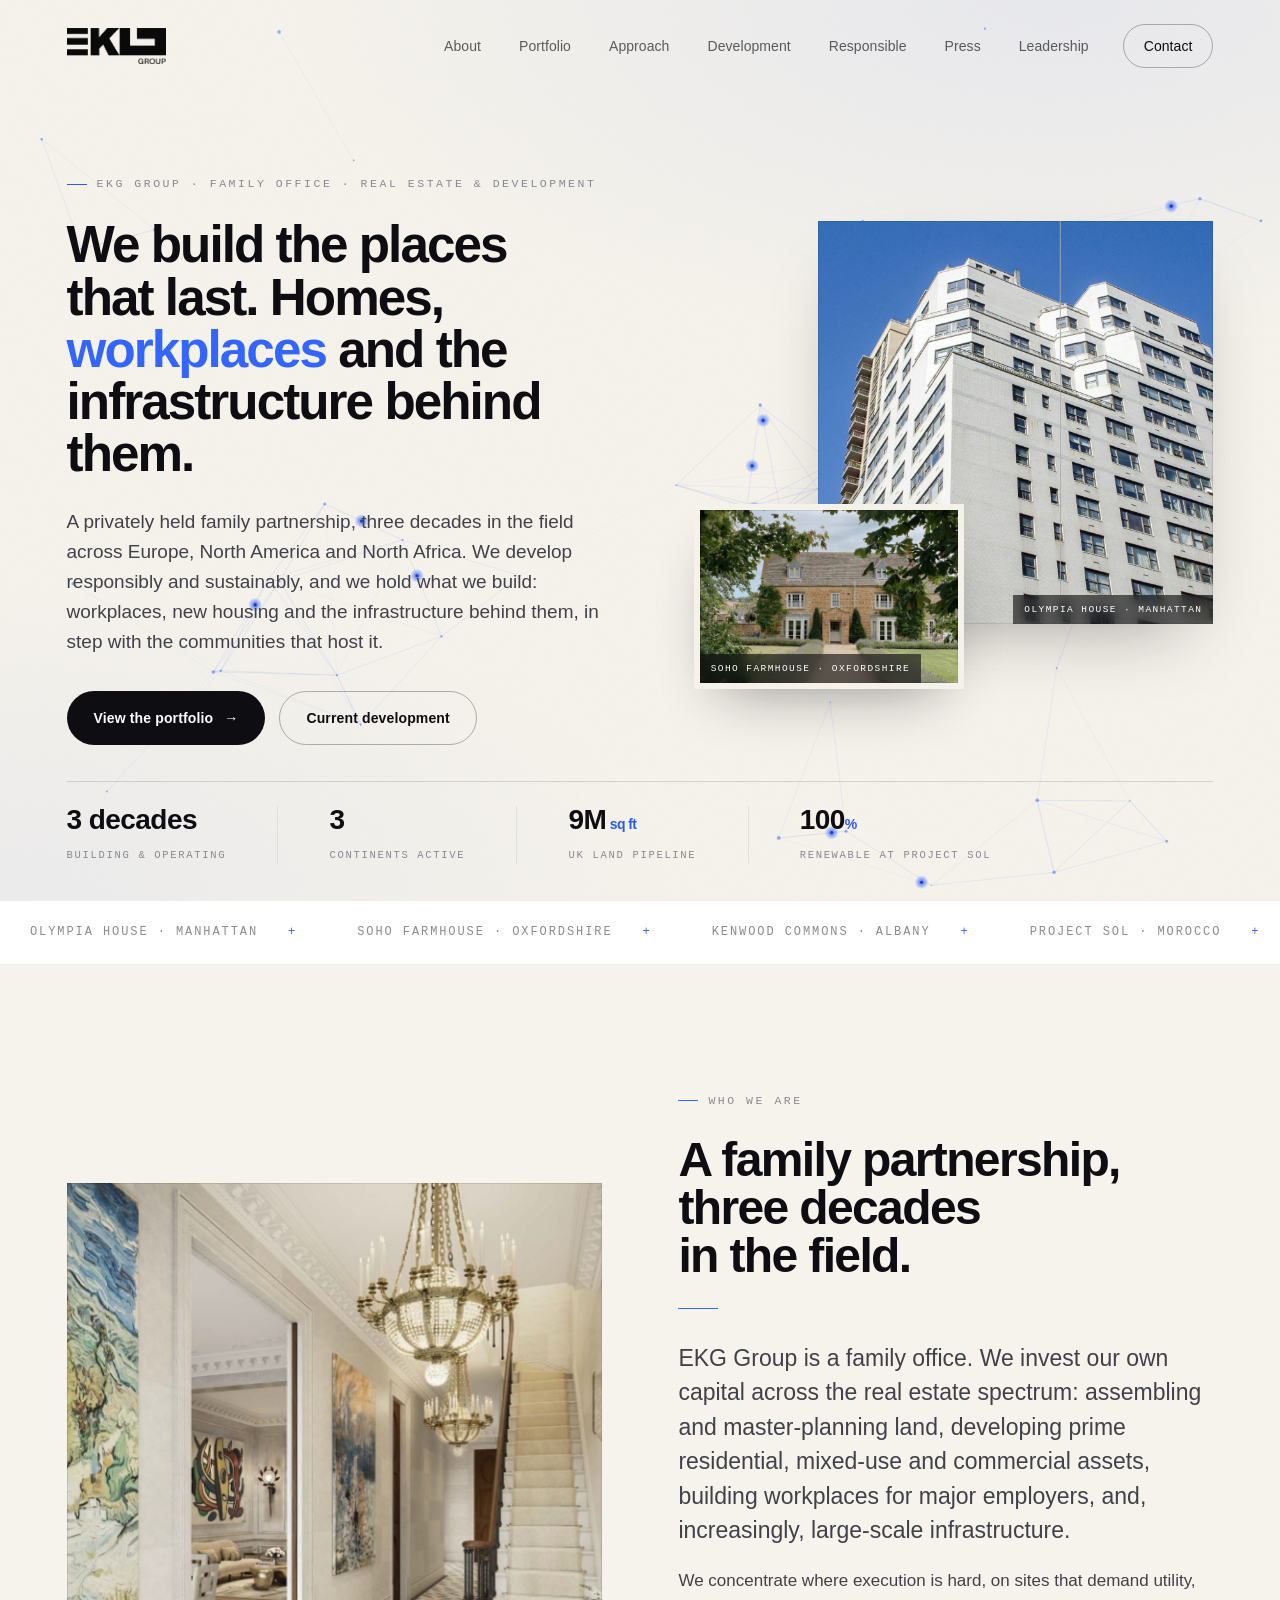
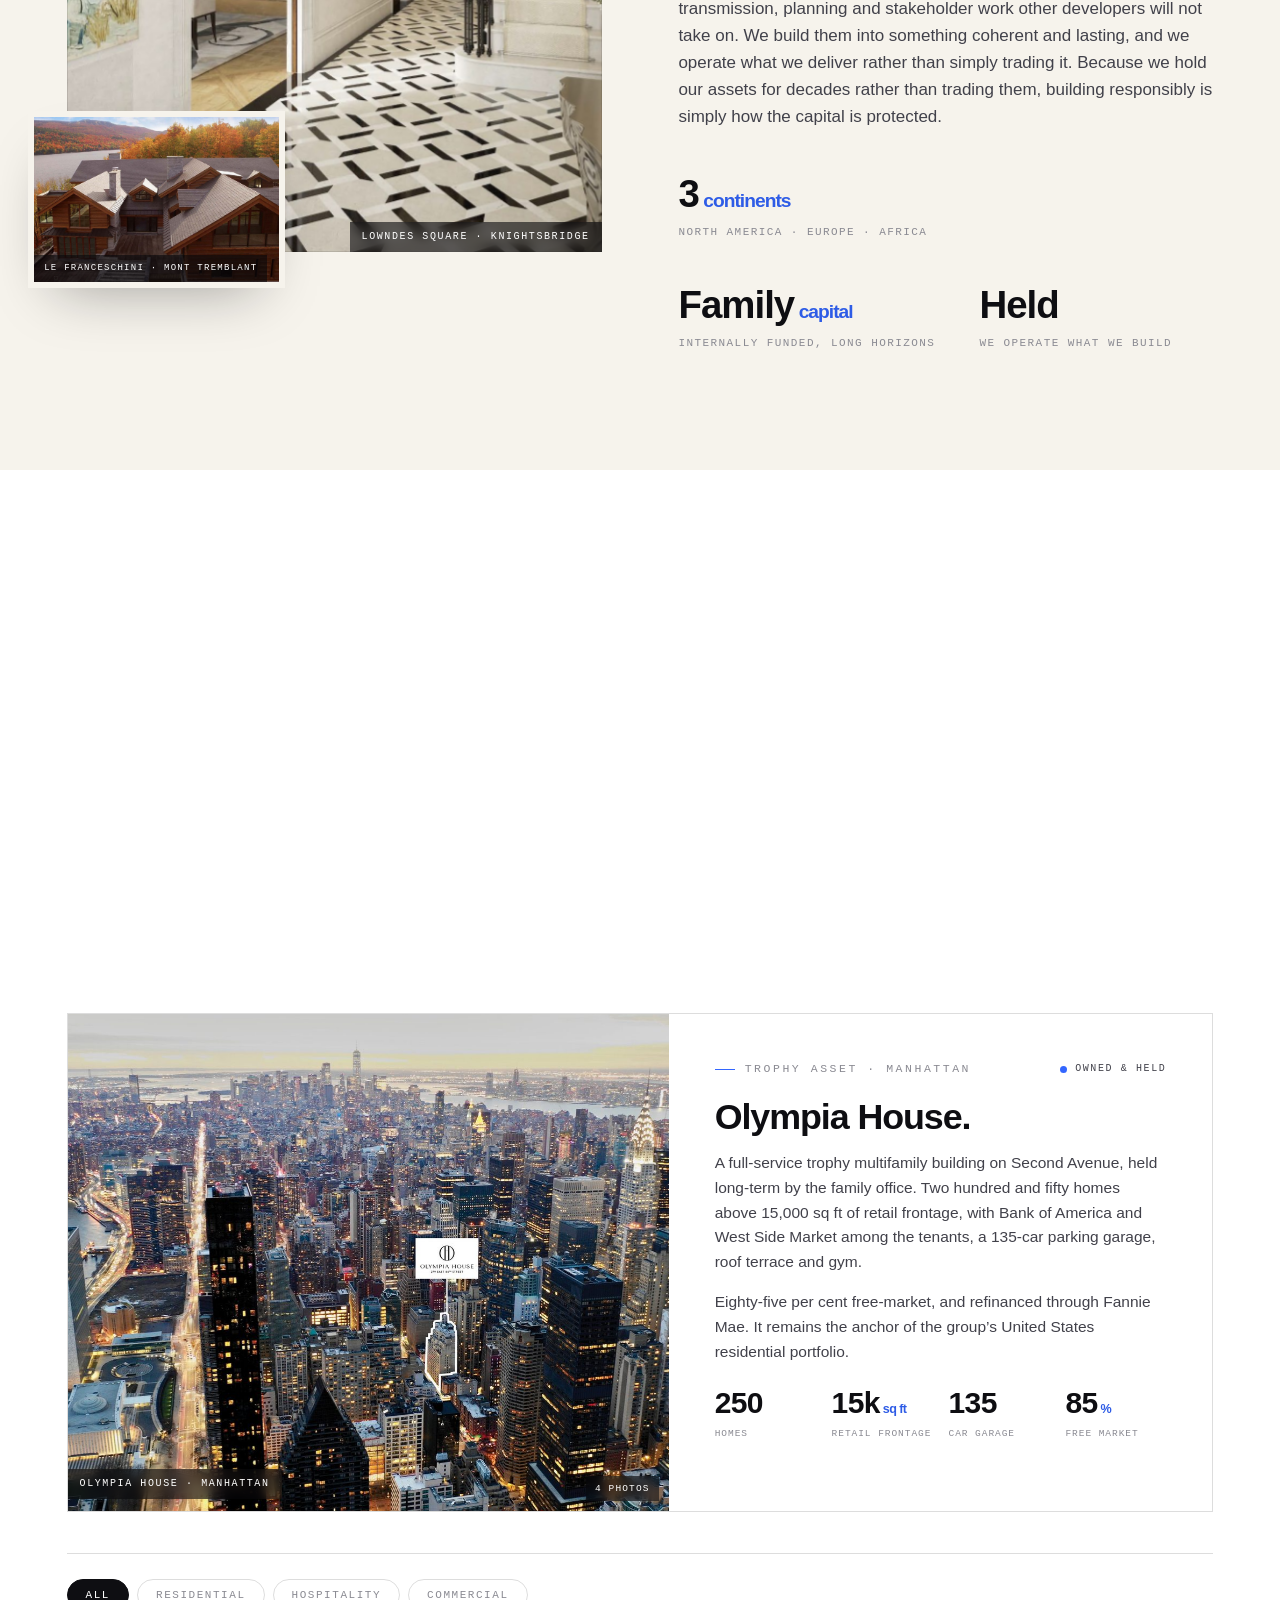
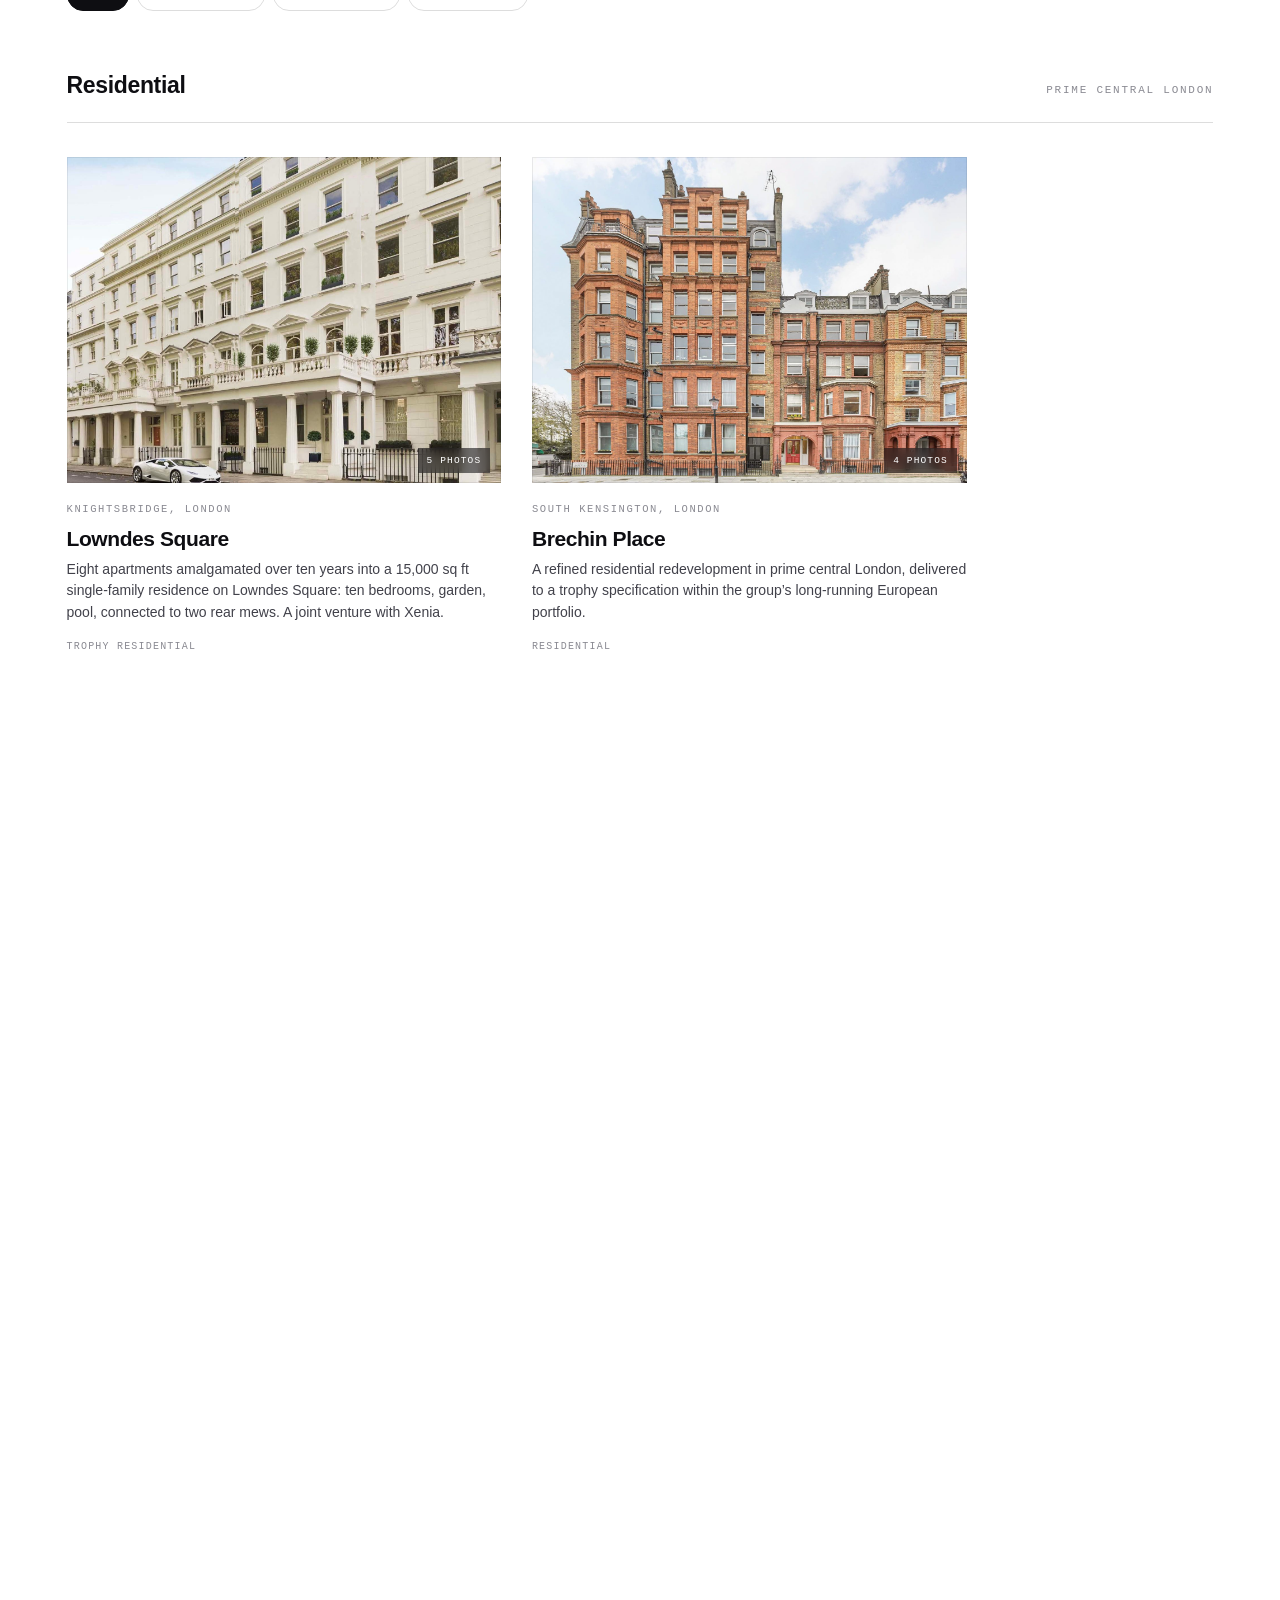
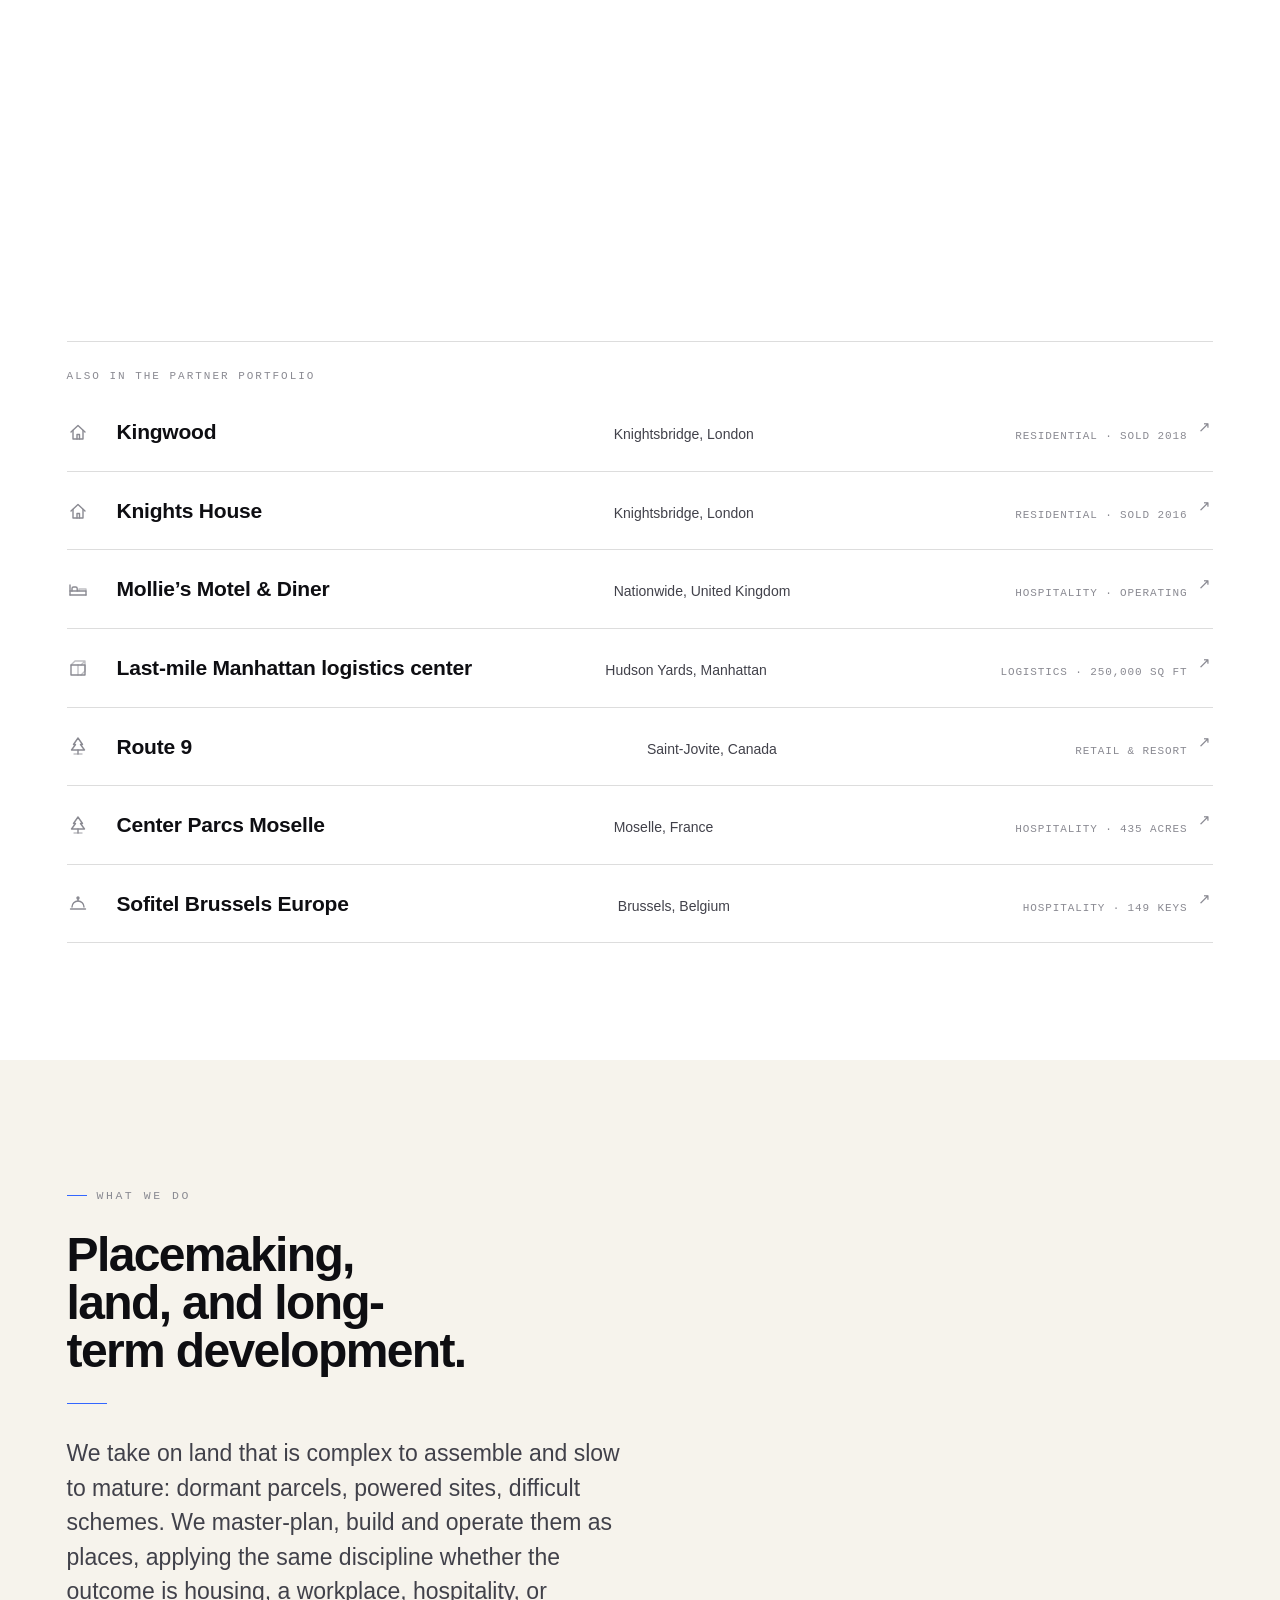
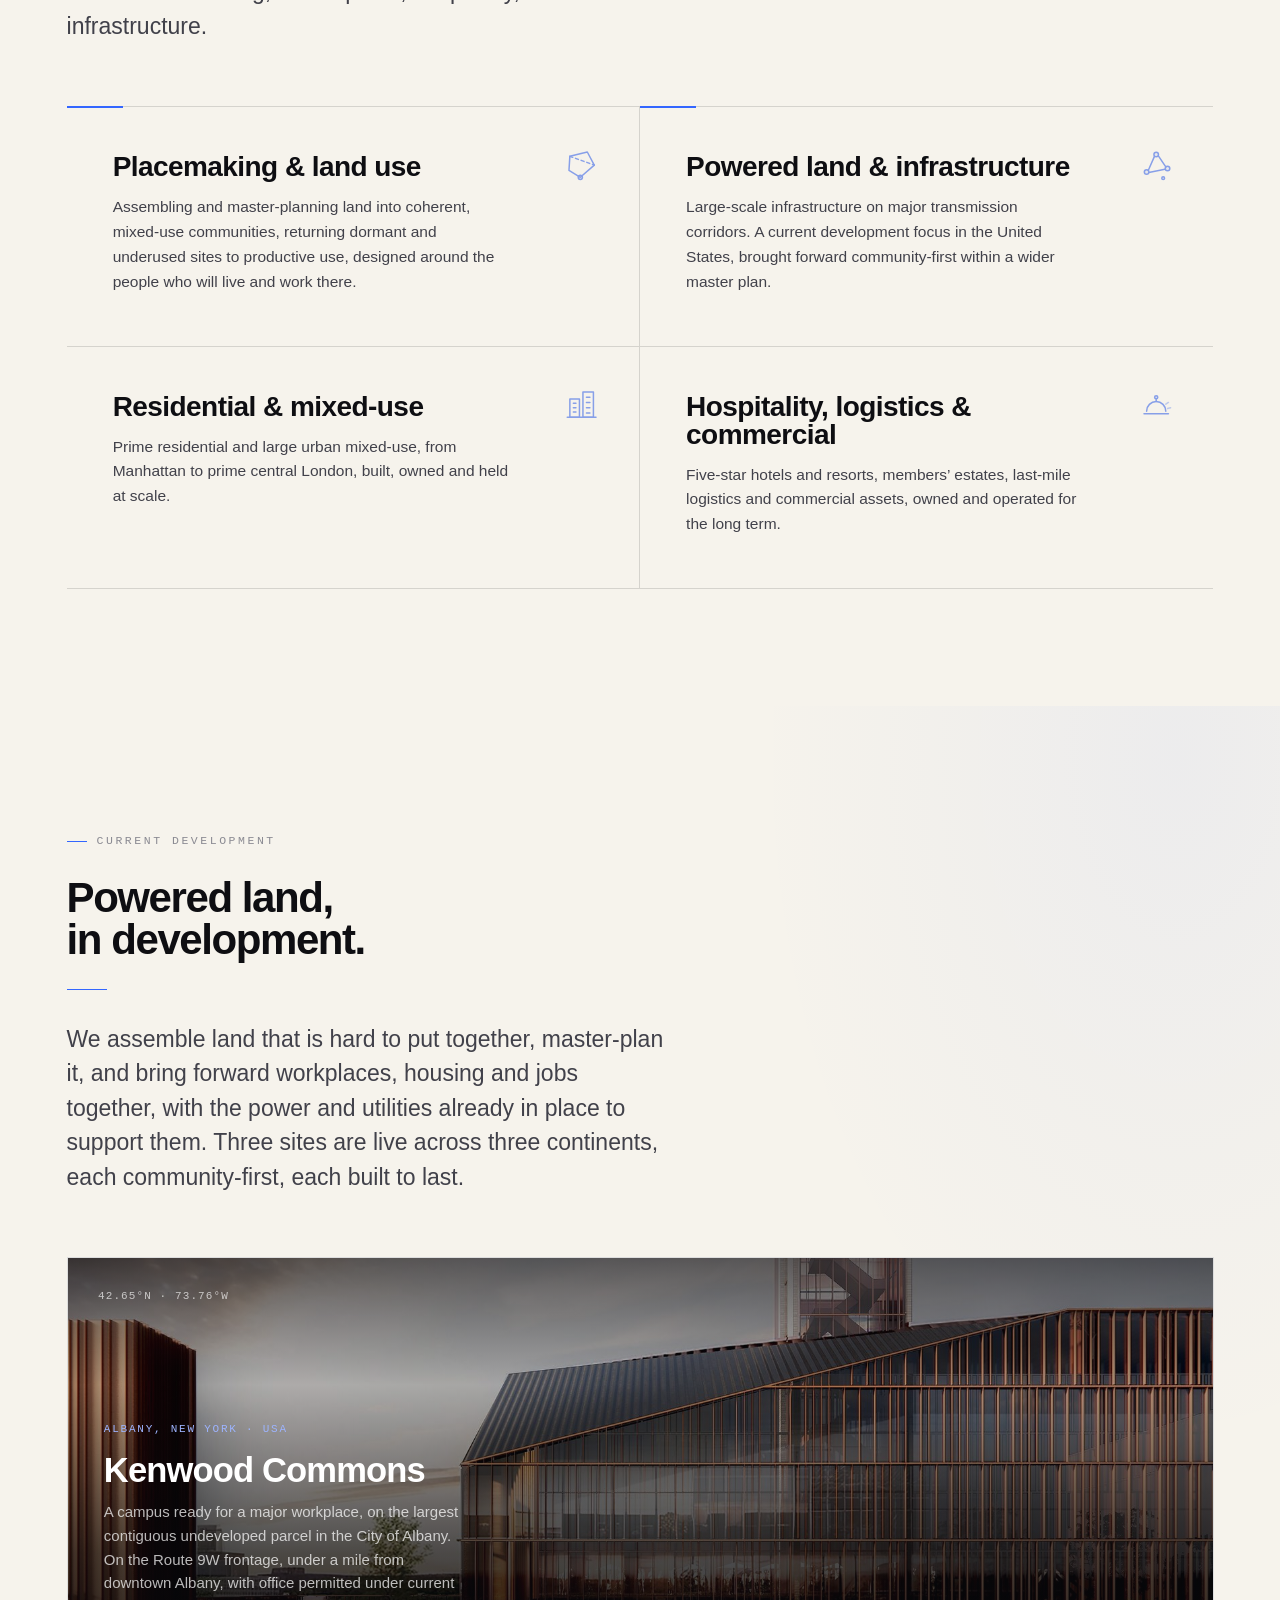
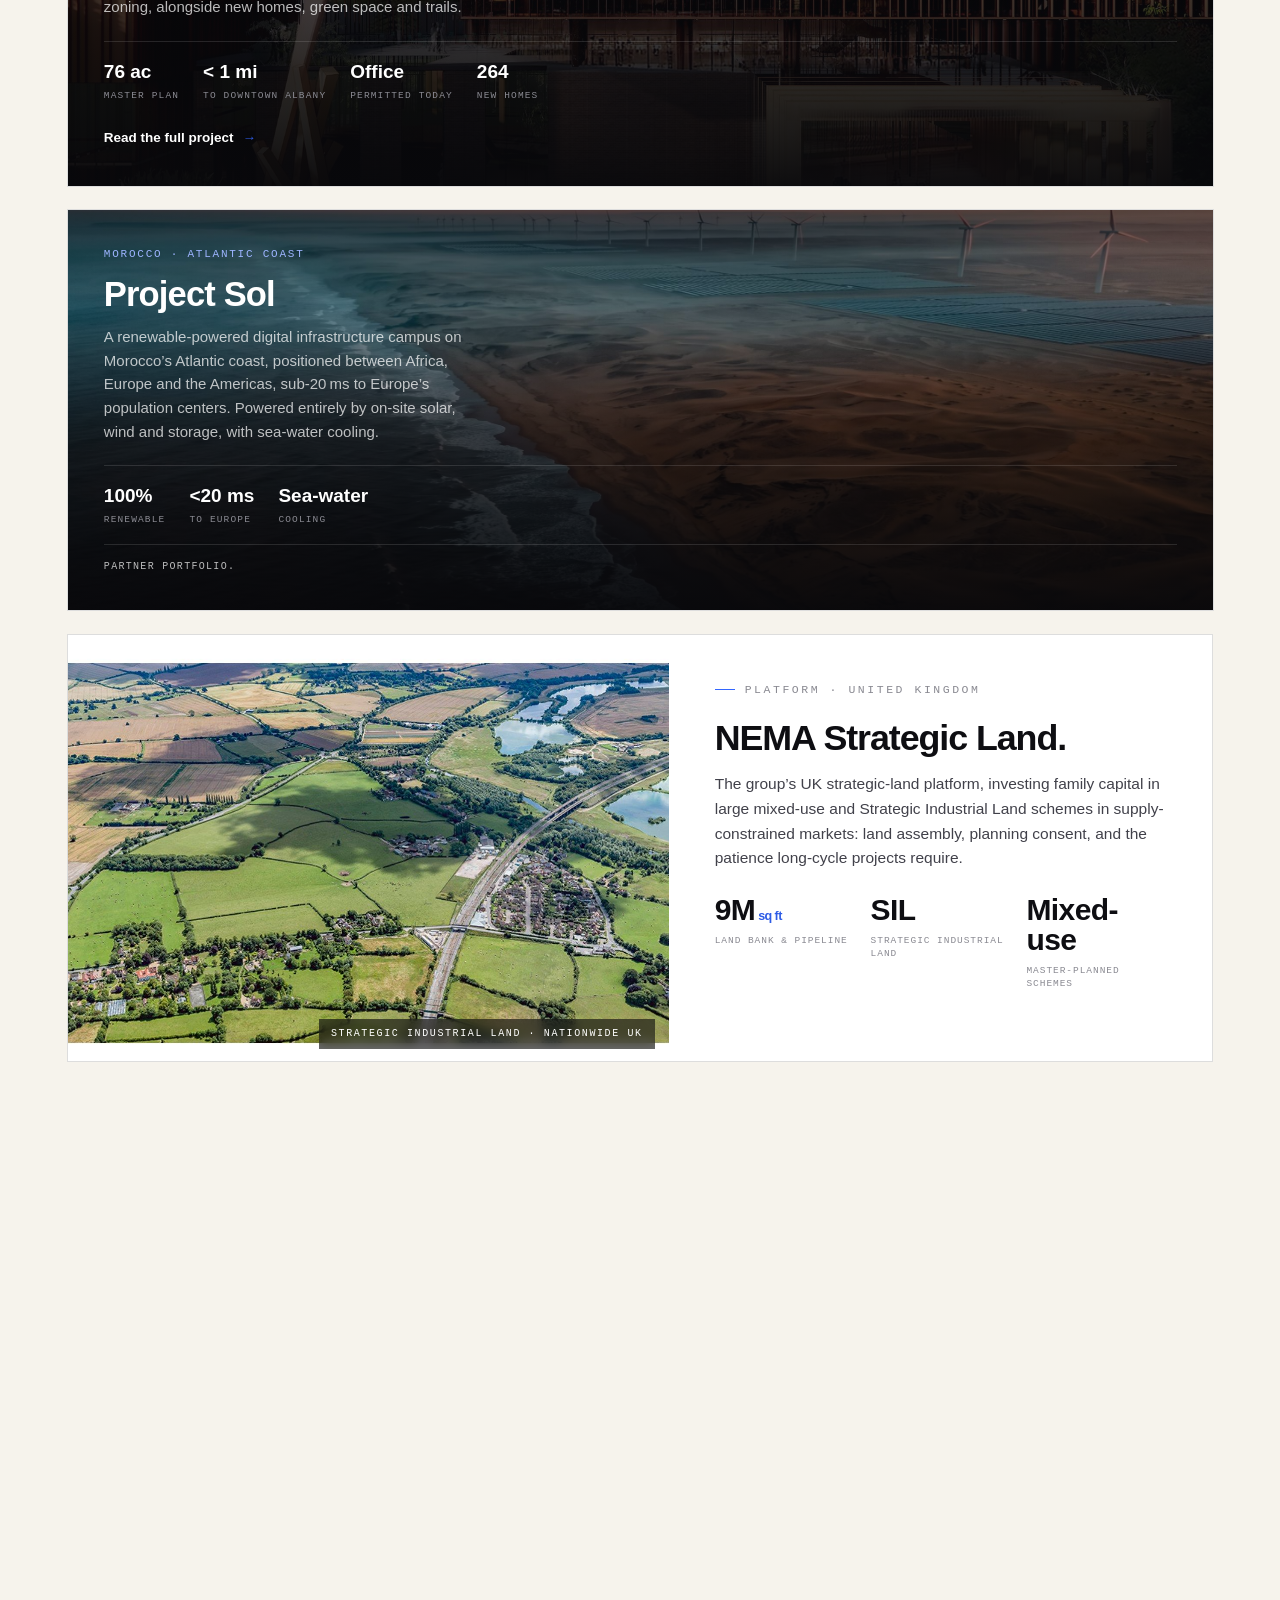
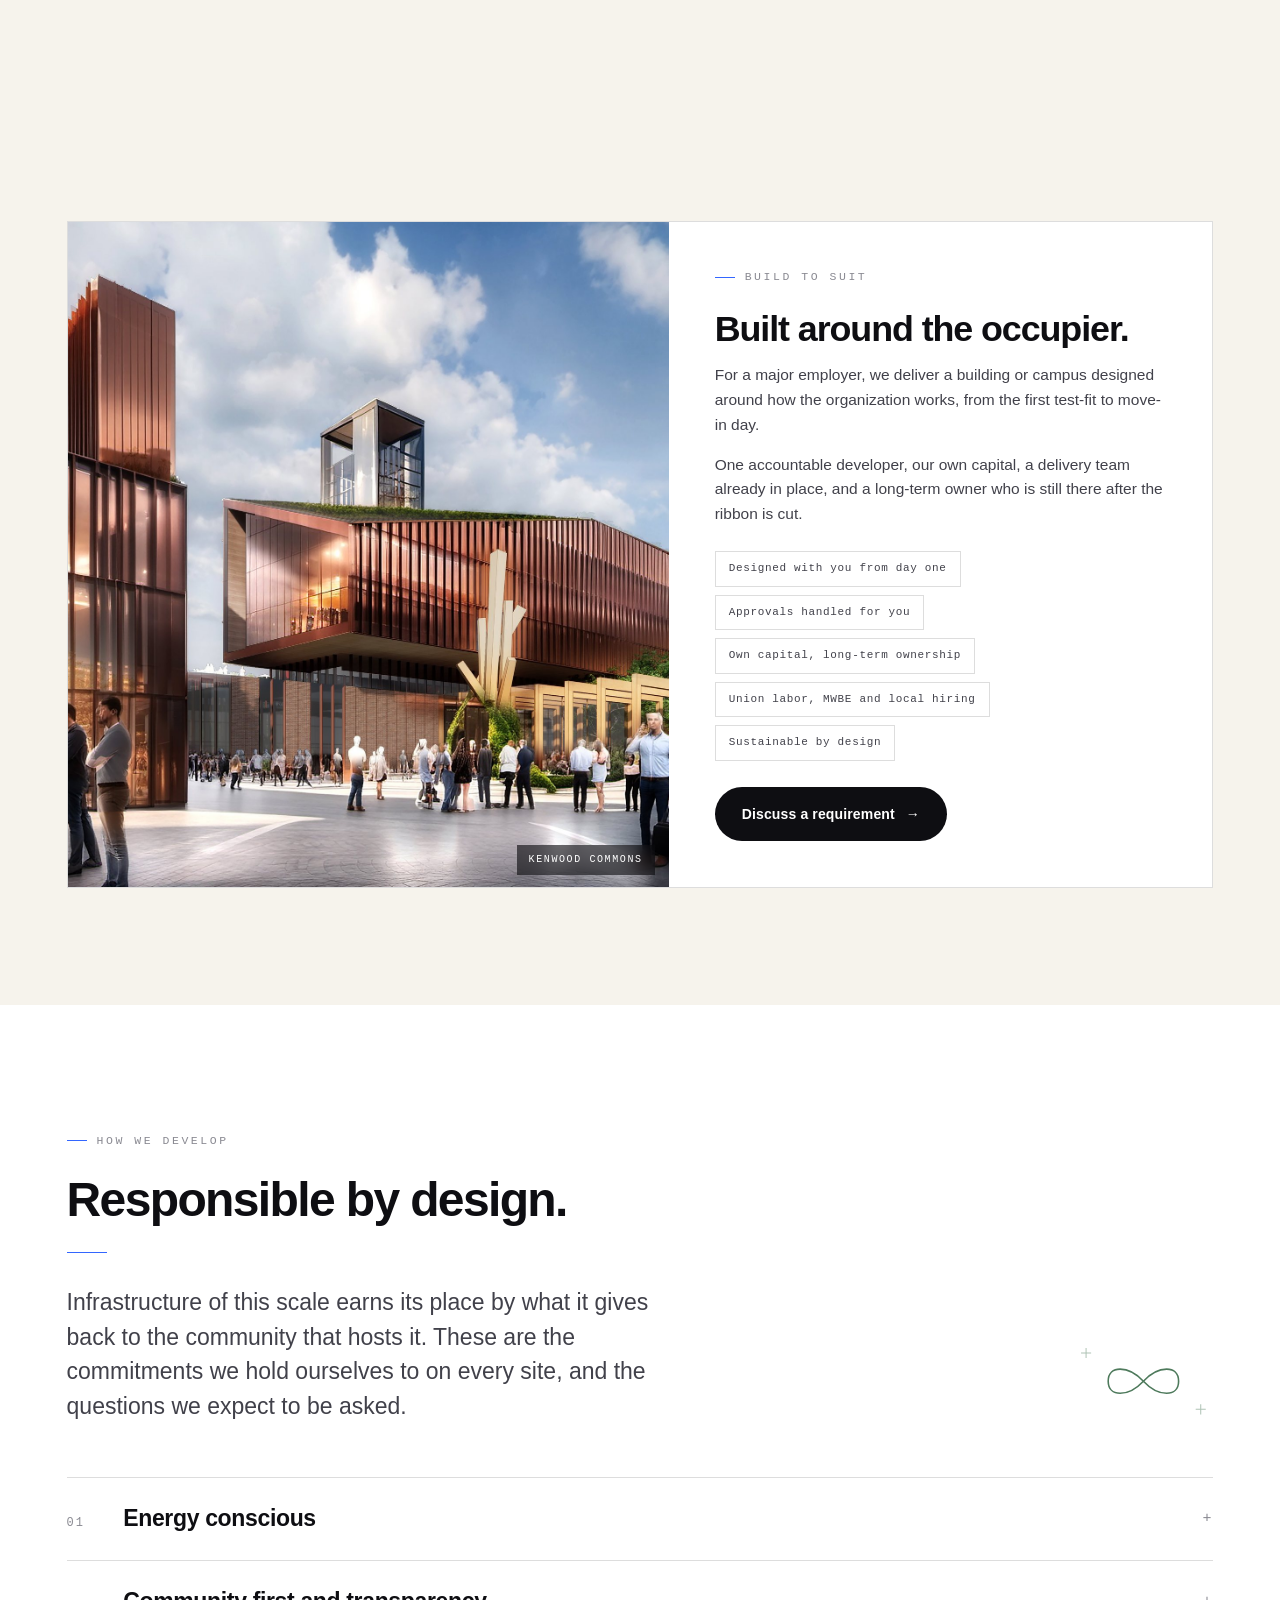
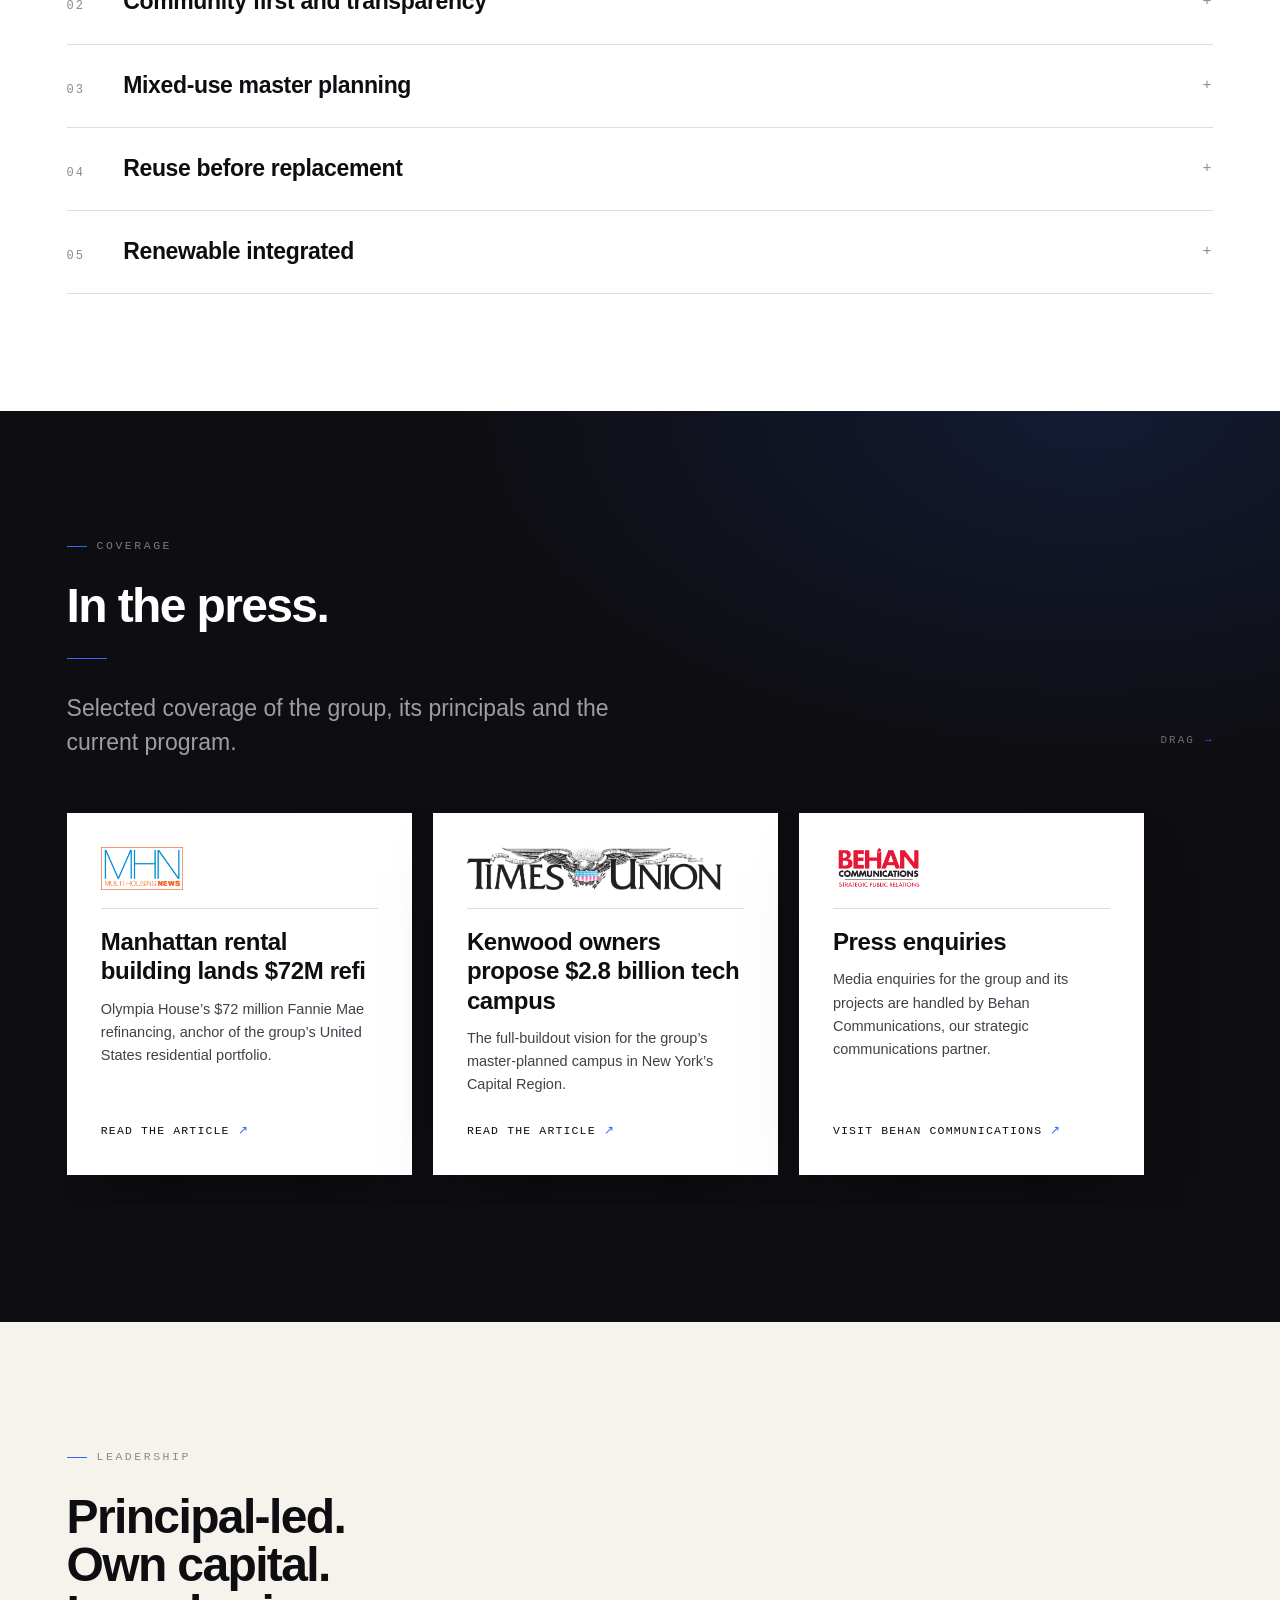
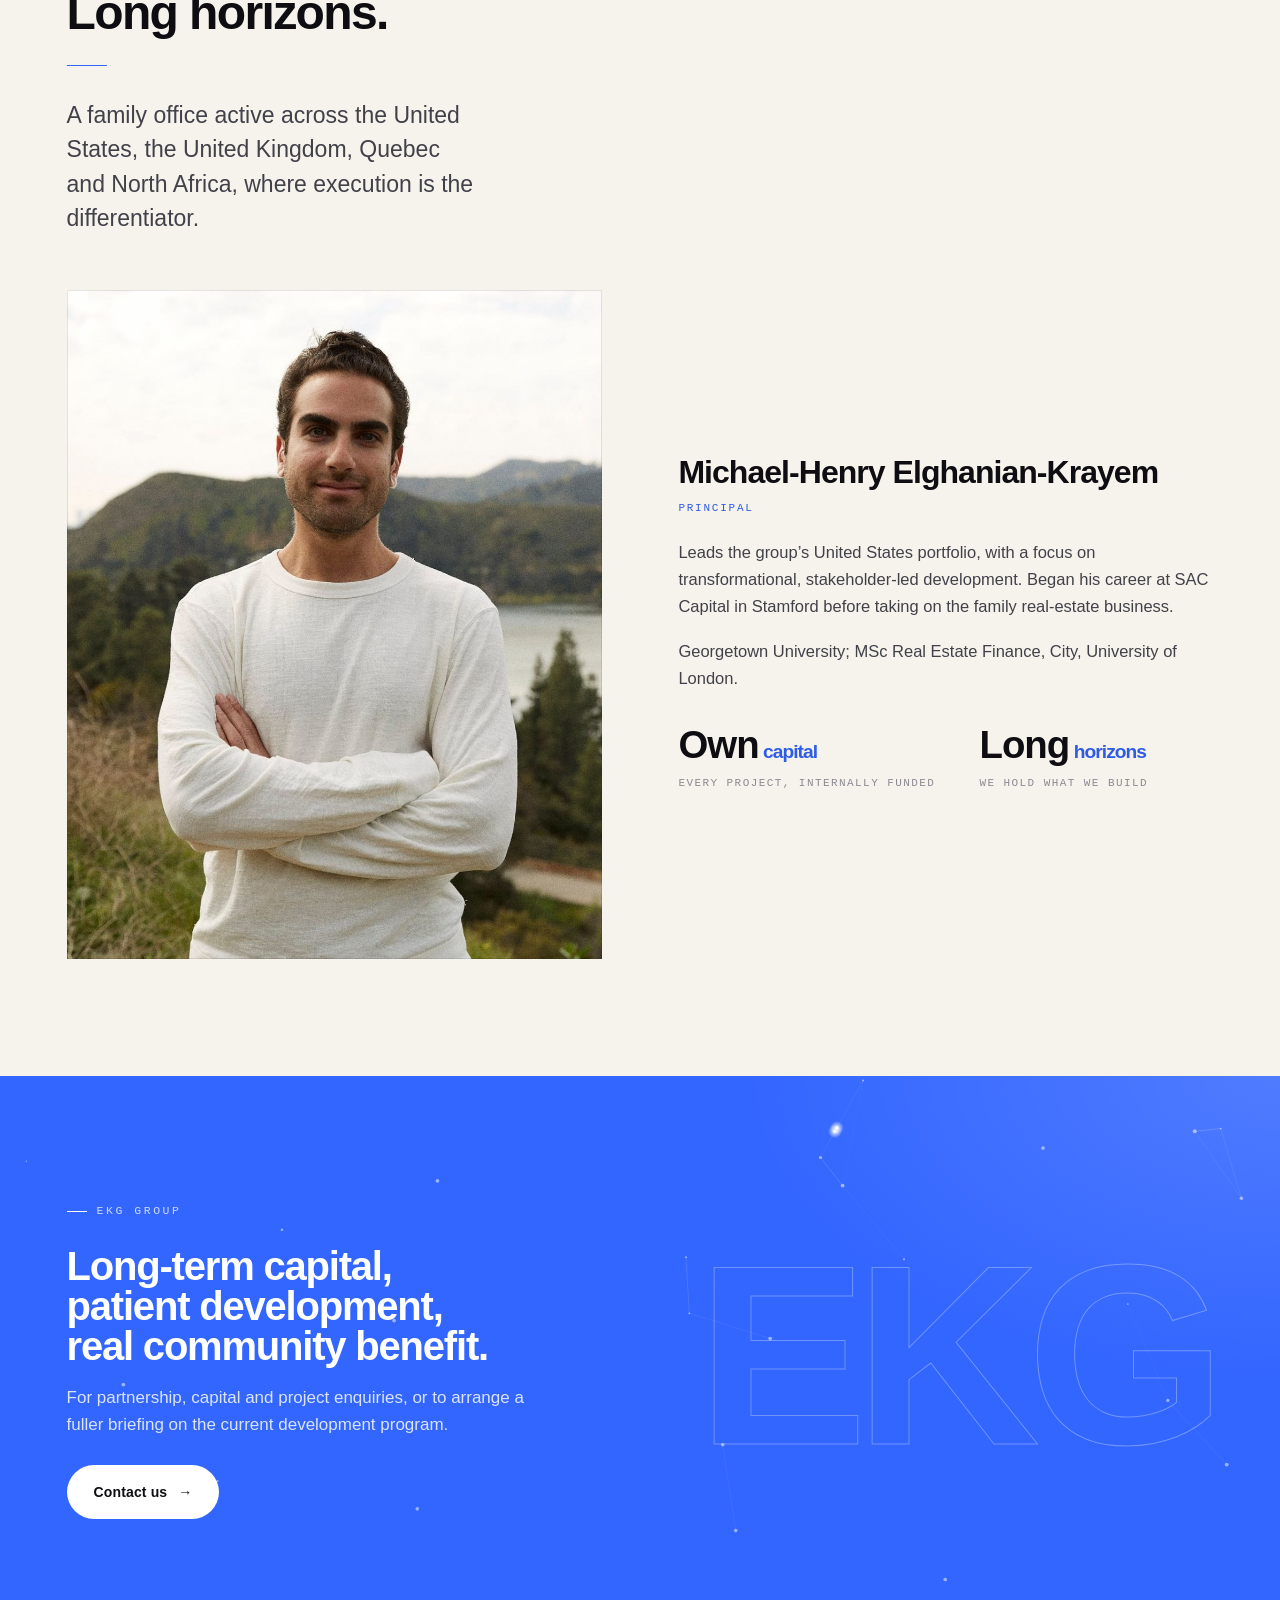
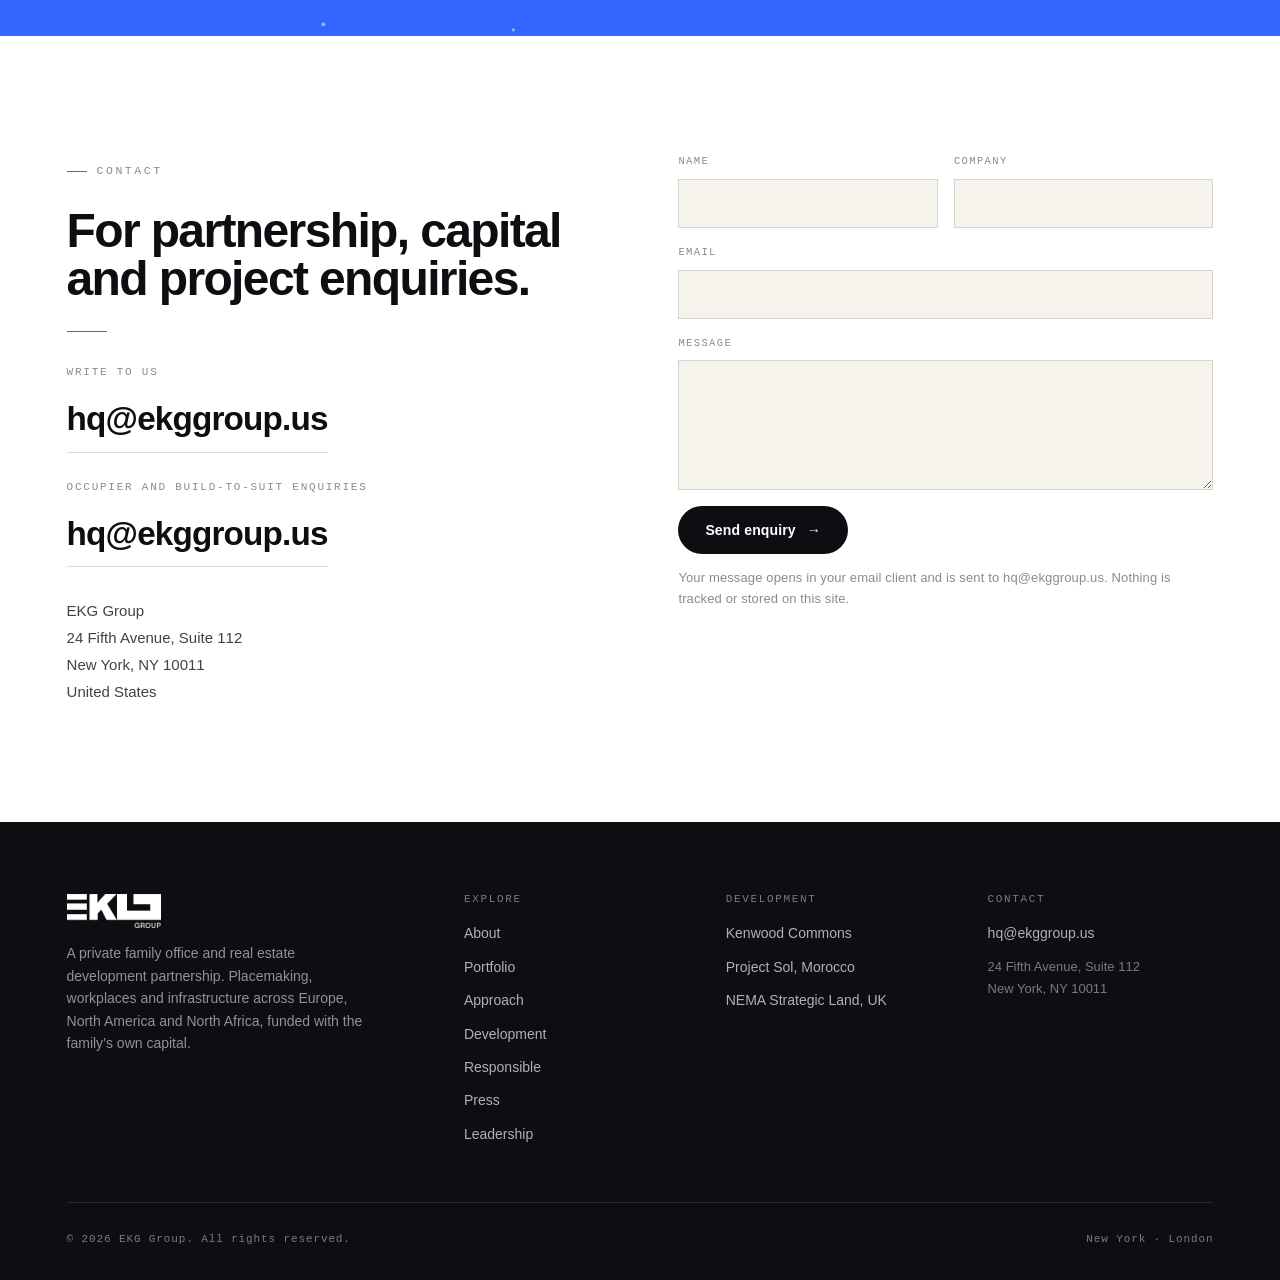
<file: index.html>
<!DOCTYPE html>
<html lang="en-US">
<head>
<meta charset="UTF-8">
<meta name="viewport" content="width=device-width, initial-scale=1.0">
<title>EKG Group — Real estate development, placemaking &amp; infrastructure</title>
<meta name="description" content="EKG Group is a privately held family office and real estate partnership. For three decades we have assembled, master-planned, built and operated landmark assets across Europe, North America and North Africa. We develop responsibly and sustainably: infrastructure on existing transmission, alongside new housing, in step with the communities that host it.">
<meta property="og:title" content="EKG Group — Real estate development &amp; placemaking">
<meta property="og:description" content="A privately held family partnership. Three decades building and holding homes, workplaces and the infrastructure behind them.">
<meta property="og:image" content="assets/renderings/og-image.jpg">
<meta property="og:type" content="website">
<meta name="theme-color" content="#F6F3EC">
<link rel="icon" type="image/png" href="assets/favicon.png">
<link rel="stylesheet" href="styles.css?v=68">
<noscript><style>.reveal{opacity:1!important;transform:none!important}.hero .eyebrow,.hero h1,.hero .sub,.hero .actions,.hero .ticker,.hero .hmedia{opacity:1!important;transform:none!important}</style></noscript>
</head>
<body>
<div class="grain" aria-hidden="true"></div>

<!-- ===================== NAV ===================== -->
<nav class="top" id="nav">
  <a class="brand" href="#top" aria-label="EKG Group home">
    <img class="logo-img" src="assets/brand/EKG_Logo_Black_trim.png" alt="EKG Group">
  </a>
  <button class="menu-btn" id="menuBtn" aria-label="Menu"><span></span><span></span><span></span></button>
  <div class="navlinks" id="navlinks">
    <a href="#about">About</a>
    <a href="#portfolio">Portfolio</a>
    <a href="#approach">Approach</a>
    <a href="#development">Development</a>
    <a href="#responsible">Responsible</a>
    <a href="#press">Press</a>
    <a href="#leadership">Leadership</a>
    <a class="cta" href="#contact">Contact</a>
  </div>
</nav>

<!-- ===================== HERO ===================== -->
<header class="hero" id="top">
  <div class="scrim"></div>
  <canvas id="gridcanvas" aria-hidden="true"></canvas>

  <div class="inner">
    <div class="hgrid">
      <div class="htext">
        <span class="eyebrow">EKG Group &middot; Family office &middot; Real estate &amp; development</span>
        <h1>We build the places that last. Homes, <span class="hl">workplaces</span> and the infrastructure behind them.</h1>
        <p class="sub">A privately held family partnership, three decades in the field across Europe, North America and North Africa. We develop responsibly and sustainably, and we hold what we build: workplaces, new housing and the infrastructure behind them, in step with the communities that host it.</p>
        <div class="actions">
          <a class="btn btn-primary" href="#portfolio">View the portfolio <span class="arr">&rarr;</span></a>
          <a class="btn btn-ghost" href="#development">Current development</a>
        </div>
      </div>
      <div class="hmedia">
        <div class="hm hm-main"><img src="assets/gallery/olympia-tower.jpg" alt="Olympia House, Manhattan" fetchpriority="high" style="object-position:60% 30%"><span class="cap">Olympia House &middot; Manhattan</span></div>
        <div class="hm hm-sub"><img src="assets/gallery/soho-farmhouse.jpg" alt="Soho Farmhouse, Oxfordshire" style="object-position:50% 60%"><span class="cap">Soho Farmhouse &middot; Oxfordshire</span></div>
      </div>
    </div>

    <div class="ticker">
      <div class="ti"><span class="tv">3 decades</span><span class="tl">Building &amp; operating</span></div>
      <div class="ti"><span class="tv">3</span><span class="tl">Continents active</span></div>
      <div class="ti"><span class="tv">9M<span style="font-size:.5em;color:var(--blue-lift);font-weight:600"> sq ft</span></span><span class="tl">UK land pipeline</span></div>
      <div class="ti"><span class="tv">100<span style="font-size:.5em;color:var(--blue-lift);font-weight:600">%</span></span><span class="tl">Renewable at Project Sol</span></div>
    </div>
  </div>
</header>

<!-- ===================== MARQUEE ===================== -->
<div class="marquee" aria-hidden="true">
  <div class="track" id="track">
    <span class="mi">Olympia House &middot; Manhattan</span>
    <span class="mi">Soho Farmhouse &middot; Oxfordshire</span>
    <span class="mi">Kenwood Commons &middot; Albany</span>
    <span class="mi">Project Sol &middot; Morocco</span>
    <span class="mi">Center Parcs &middot; Moselle</span>
    <span class="mi">Sofitel &middot; Brussels</span>
    <span class="mi">Last-mile logistics &middot; Manhattan</span>
    <span class="mi">Lowndes Square &middot; Knightsbridge</span>
    <span class="mi">Mollie&rsquo;s &middot; United Kingdom</span>
  </div>
</div>

<!-- ===================== ABOUT ===================== -->
<section id="about">
  <div class="wrap split text-right">
    <div class="col-text reveal">
      <span class="eyebrow">Who we are</span>
      <h2 class="title">A family partnership, three decades in the field.</h2>
      <hr class="accent">
      <p class="lead">EKG Group is a family office. We invest our own capital across the real estate spectrum: assembling and master-planning land, developing prime residential, mixed-use and commercial assets, building workplaces for major employers, and, increasingly, large-scale infrastructure.</p>
      <p>We concentrate where execution is hard, on sites that demand utility, transmission, planning and stakeholder work other developers will not take on. We build them into something coherent and lasting, and we operate what we deliver rather than simply trading it. Because we hold our assets for decades rather than trading them, building responsibly is simply how the capital is protected.</p>
      <div class="figrow">
        <div class="fig"><div class="fn">3<span class="u"> continents</span></div><div class="fl">North America &middot; Europe &middot; Africa</div></div>
        <div class="fig"><div class="fn">Family<span class="u"> capital</span></div><div class="fl">Internally funded, long horizons</div></div>
        <div class="fig"><div class="fn">Held</div><div class="fl">We operate what we build</div></div>
      </div>
    </div>
    <div class="col-media reveal d1">
      <div class="media arch-tr par" data-par="24">
        <img src="assets/gallery/lowndes-hall.jpg" alt="Lowndes Square, Knightsbridge: the entrance hall">
        <span class="frameline"></span>
        <span class="cap">Lowndes Square &middot; Knightsbridge</span>
      </div>
      <div class="stack2"><img src="assets/gallery/franceschini-house.jpg" alt="Le Franceschini, Mont Tremblant"><span class="cap">Le Franceschini &middot; Mont Tremblant</span></div>
    </div>
  </div>
</section>

<!-- ===================== PORTFOLIO (track record) ===================== -->
<section id="portfolio" class="band-2">
  <div class="wrap">
    <div class="reveal" style="max-width:52ch">
      <span class="eyebrow">Track record</span>
      <h2 class="title">The core portfolio.</h2>
      <hr class="accent">
      <p class="lead">From industrial master planning and large-scale economic development projects to trophy homes in Knightsbridge, multifamily towers in Manhattan and last-mile logistics in Hudson Yards. A portfolio built across cycles, owned and operated for the long term. It is the foundation the current program is built on.</p>
      
    </div>



    <!-- Trophy asset: Olympia House -->
    <div class="deepfeature reveal" id="olympia" style="margin-bottom:clamp(20px,3vh,34px)">
      <div class="df-in">
        <div class="df-media par" data-par="16" data-gallery="assets/portfolio/olympia-house.jpg|assets/gallery/olympia-night.jpg|assets/gallery/olympia-tower.jpg|assets/renderings/hero-tr.jpg" style="cursor:zoom-in">
          <img src="assets/portfolio/olympia-house.jpg" alt="Olympia House on the Manhattan skyline at night">
          <span class="cap">Olympia House &middot; Manhattan</span>
          <span class="glbadge">4 photos</span>
        </div>
        <div class="df-body">
          <div style="display:flex;align-items:center;justify-content:space-between;gap:16px">
            <span class="eyebrow" style="margin-bottom:0;white-space:nowrap">Trophy asset &middot; Manhattan</span>
            <span class="statusdot" style="color:var(--body);white-space:nowrap"><span class="d"></span>Owned &amp; held</span>
          </div>
          <h3 style="margin-top:22px">Olympia House.</h3>
          <p>A full-service trophy multifamily building on Second Avenue, held long-term by the family office. Two hundred and fifty homes above 15,000 sq ft of retail frontage, with Bank of America and West Side Market among the tenants, a 135-car parking garage, roof terrace and gym.</p>
          <p>Eighty-five per cent free-market, and refinanced through Fannie Mae. It remains the anchor of the group&rsquo;s United States residential portfolio.</p>
          <div class="kv-stats">
            <div class="s"><div class="v">250</div><div class="l">Homes</div></div>
            <div class="s"><div class="v">15k<span class="u">sq ft</span></div><div class="l">Retail frontage</div></div>
            <div class="s"><div class="v">135</div><div class="l">Car garage</div></div>
            <div class="s"><div class="v">85<span class="u">%</span></div><div class="l">Free market</div></div>
          </div>
        </div>
      </div>
    </div>


    <div class="pfilter reveal d1" id="pfilter" role="tablist" aria-label="Filter the portfolio by sector">
        <button class="pf on" data-f="all" aria-pressed="true">All</button>
        <button class="pf" data-f="residential" aria-pressed="false">Residential</button>
        <button class="pf" data-f="hospitality" aria-pressed="false">Hospitality</button>
        <button class="pf" data-f="commercial" aria-pressed="false">Commercial</button>
      </div>

    <!-- Residential -->
    <div class="psector reveal" data-sector="residential">
      <div class="shead"><h3>Residential</h3><span class="ct">Prime central London</span></div>
      <div class="pgrid" style="grid-template-columns:repeat(2,1fr);max-width:900px">
                <article class="pcard" data-gallery="assets/portfolio/lowndes-square.jpg|assets/gallery/lowndes-drawing.jpg|assets/gallery/lowndes-dining.jpg|assets/gallery/lowndes-bed.jpg|assets/gallery/lowndes-pool.jpg"><div class="ph"><img src="assets/portfolio/lowndes-square.jpg" alt="Lowndes Square, Knightsbridge"></div><div class="meta"><div class="loc">Knightsbridge, London</div><h3>Lowndes Square</h3><p>Eight apartments amalgamated over ten years into a 15,000 sq ft single-family residence on Lowndes Square: ten bedrooms, garden, pool, connected to two rear mews. A joint venture with Xenia.</p><div class="type">Trophy residential</div></div></article>
        <article class="pcard" data-gallery="assets/gallery/brechin-ext.jpg|assets/portfolio/brechin-studios.jpg|assets/gallery/brechin-living.jpg|assets/gallery/brechin-kitchen.jpg"><div class="ph"><img src="assets/gallery/brechin-ext.jpg" alt="Brechin Place, South Kensington" style="object-position:50% 40%"></div><div class="meta"><div class="loc">South Kensington, London</div><h3>Brechin Place</h3><p>A refined residential redevelopment in prime central London, delivered to a trophy specification within the group&rsquo;s long-running European portfolio.</p><div class="type">Residential</div></div></article>
      </div>
    </div>

    <!-- Hospitality -->
    <div class="psector reveal" data-sector="hospitality">
      <div class="shead"><h3>Hospitality</h3><span class="ct">Owned &amp; operated</span></div>
      <div class="pgrid">
        <article class="pcard" data-gallery="assets/renderings/hero-tall.jpg|assets/gallery/soho-farmhouse.jpg|assets/gallery/soho-cabin.jpg"><div class="ph"><img src="assets/renderings/hero-tall.jpg" alt="Soho Farmhouse"></div><div class="meta"><div class="loc">Oxfordshire, United Kingdom</div><h3>Soho Farmhouse</h3><p>A 100-acre members&rsquo; estate developed ground-up for Soho House Group in 2015, then expanded in 2018 and 2021. 90-plus cabins, 96%+ occupancy. Wholly owned; landlord to Soho House Group.</p><div class="type">Hospitality &middot; landlord</div></div></article>
        <article class="pcard" data-gallery="assets/portfolio/villa-franceschini.jpg|assets/gallery/franceschini-lake.jpg|assets/gallery/franceschini-living.jpg|assets/gallery/franceschini-lounge.jpg|assets/gallery/franceschini-winter.jpg"><div class="ph"><img src="assets/portfolio/villa-franceschini.jpg" alt="Le Franceschini Private Resort, Mont Tremblant"></div><div class="meta"><div class="loc">Mont Tremblant, Canada</div><h3>Le Franceschini Private Resort</h3><p>A villa and boutique hotel on the banks of Lac Tremblant, developed ground-up and completed in 2020. Fifteen lakefront rooms in Quebec&rsquo;s most prestigious summer and ski resort; European design, North American ethos.</p><div class="type">Hospitality &middot; 15 keys</div></div></article>
        <article class="pcard" data-gallery="assets/portfolio/poconos.jpeg|assets/gallery/reserve-living.jpg|assets/gallery/reserve-dining.jpg|assets/gallery/reserve-bed.jpg|assets/gallery/reserve-kitchen.jpg"><div class="ph"><img src="assets/portfolio/poconos.jpeg" alt="Reserve Stays, Poconos"></div><div class="meta"><div class="loc">Poconos, Pennsylvania</div><h3>Reserve Stays</h3><p>A collection of design-led hospitality properties in the Pocono Mountains, owned and operated by the group.</p><div class="type">Hospitality</div></div></article>
      </div>
    </div>

    <!-- Logistics & commercial -->
    <div class="psector reveal" data-sector="commercial">
      <div class="shead"><h3>Commercial</h3><span class="ct">London</span></div>
      <div class="pgrid" style="grid-template-columns:1fr;max-width:434px">
                <article class="pcard" data-gallery="assets/gallery/parkstreet-ext.jpg|assets/gallery/parkstreet-hall.jpg|assets/gallery/parkstreet-library.jpg|assets/gallery/parkstreet-terrace.jpg"><div class="ph"><img src="assets/portfolio/park-street.jpeg" alt="Park Street"></div><div class="meta"><div class="loc">London, United Kingdom</div><h3>Park Street</h3><p>A prime central London asset within the group&rsquo;s long-running European real-estate portfolio, held for the long term.</p><div class="type">Commercial</div></div></article>
        
      </div>
    </div>

    <!-- ledger -->
    <div class="ledger reveal">
      <div class="lhead">Also in the partner portfolio</div>
            <div class="lrow"><span class="lic" aria-hidden="true"><svg viewBox="0 0 22 22" fill="none"><path d="M4 11 L11 4.5 L18 11"/><path d="M6 9.5 V18 H16 V9.5"/><path d="M10 18 v-4.5 h2.5 V18"/></svg></span><div class="nm">Kingwood</div><div class="lc">Knightsbridge, London</div><div class="ty">Residential &middot; sold 2018</div></div>
      <div class="lrow"><span class="lic" aria-hidden="true"><svg viewBox="0 0 22 22" fill="none"><path d="M4 11 L11 4.5 L18 11"/><path d="M6 9.5 V18 H16 V9.5"/><path d="M10 18 v-4.5 h2.5 V18"/></svg></span><div class="nm">Knights House</div><div class="lc">Knightsbridge, London</div><div class="ty">Residential &middot; sold 2016</div></div>
      <div class="lrow"><span class="lic" aria-hidden="true"><svg viewBox="0 0 22 22" fill="none"><path d="M3 17 V7"/><path d="M3 13 H19 V17"/><path d="M3 17 h16"/><path d="M5 13 v-2.4 a1.6 1.6 0 0 1 1.6 -1.6 h2 a1.6 1.6 0 0 1 1.6 1.6 V13"/><path d="M12 13 V11 h7 v2" stroke-opacity=".55"/></svg></span><div class="nm">Mollie&rsquo;s Motel &amp; Diner</div><div class="lc">Nationwide, United Kingdom</div><div class="ty">Hospitality &middot; operating</div></div>
      <div class="lrow"><span class="lic" aria-hidden="true"><svg viewBox="0 0 22 22" fill="none"><rect x="4" y="8" width="14" height="10"/><path d="M4 8 L8 4 H18 L14 8 M18 4 V14 L14 18 M11 8 v10" stroke-opacity=".55"/></svg></span><div class="nm">Last-mile Manhattan logistics center</div><div class="lc">Hudson Yards, Manhattan</div><div class="ty">Logistics &middot; 250,000 sq ft</div></div>
      <div class="lrow"><span class="lic" aria-hidden="true"><svg viewBox="0 0 22 22" fill="none"><path d="M11 3 L15.5 9.5 H13.5 L17.5 15 H4.5 L8.5 9.5 H6.5 Z"/><path d="M11 15 v4"/><path d="M7 19 h8" stroke-opacity=".55"/></svg></span><div class="nm">Route 9</div><div class="lc">Saint-Jovite, Canada</div><div class="ty">Retail &amp; resort</div></div>
      <div class="lrow"><span class="lic" aria-hidden="true"><svg viewBox="0 0 22 22" fill="none"><path d="M11 3 L15.5 9.5 H13.5 L17.5 15 H4.5 L8.5 9.5 H6.5 Z"/><path d="M11 15 v4"/><path d="M7 19 h8" stroke-opacity=".55"/></svg></span><div class="nm">Center Parcs Moselle</div><div class="lc">Moselle, France</div><div class="ty">Hospitality &middot; 435 acres</div></div>
      <div class="lrow"><span class="lic" aria-hidden="true"><svg viewBox="0 0 22 22" fill="none"><path d="M5 14 a6 6 0 0 1 12 0"/><path d="M3.5 16 h15"/><path d="M11 8 v-1.6"/><circle cx="11" cy="5" r="1"/></svg></span><div class="nm">Sofitel Brussels Europe</div><div class="lc">Brussels, Belgium</div><div class="ty">Hospitality &middot; 149 keys</div></div>
    </div>
  </div>
</section>

<!-- ===================== APPROACH ===================== -->
<section id="approach">
  <div class="wrap">
    <div class="approach-head reveal">
      <span class="eyebrow">What we do</span>
      <h2 class="title">Placemaking, land, and long-term development.</h2>
      <hr class="accent">
      <p class="lead">We take on land that is complex to assemble and slow to mature: dormant parcels, powered sites, difficult schemes. We master-plan, build and operate them as places, applying the same discipline whether the outcome is housing, a workplace, hospitality, or infrastructure.</p>
    </div>
    <div class="approach-grid reveal d1">
      <div class="acell lead-cell"><span class="amark" aria-hidden="true"><svg viewBox="0 0 44 44" fill="none"><path d="M9 13 L29 8 L37 23 L21 37 L8 29 Z"/><path d="M9 13 L37 23" stroke-dasharray="3 3"/><circle cx="21" cy="37" r="2.4"/></svg></span><h3>Placemaking &amp; land use</h3><p>Assembling and master-planning land into coherent, mixed-use communities, returning dormant and underused sites to productive use, designed around the people who will live and work there.</p></div>
      <div class="acell lead-cell"><span class="amark" aria-hidden="true"><svg viewBox="0 0 44 44" fill="none"><circle cx="11" cy="31" r="2.6"/><circle cx="22" cy="11" r="2.6"/><circle cx="35" cy="27" r="2.6"/><path d="M13 29 L20 13 M24.5 12.5 L33 25 M13.5 31.5 L32 27.8"/><circle cx="30" cy="38" r="1.6"/></svg></span><h3>Powered land &amp; infrastructure</h3><p>Large-scale infrastructure on major transmission corridors. A current development focus in the United States, brought forward community-first within a wider master plan.</p></div>
      <div class="acell"><span class="amark" aria-hidden="true"><svg viewBox="0 0 44 44" fill="none"><rect x="9" y="16" width="11" height="21"/><rect x="24" y="8" width="12" height="29"/><path d="M13 21 h3 M13 26 h3 M13 31 h3 M28 14 h4 M28 20 h4 M28 26 h4 M28 32 h4"/><path d="M6 37 h33"/></svg></span><h3>Residential &amp; mixed-use</h3><p>Prime residential and large urban mixed-use, from Manhattan to prime central London, built, owned and held at scale.</p></div>
      <div class="acell"><span class="amark" aria-hidden="true"><svg viewBox="0 0 44 44" fill="none"><path d="M11 30 a11 11 0 0 1 22 0"/><path d="M8 33 h28"/><path d="M22 19 v-3"/><circle cx="22" cy="14" r="1.8"/><path d="M33 22 l3 -2 M35 27 l3.5 -1" stroke-opacity=".5"/></svg></span><h3>Hospitality, logistics &amp; commercial</h3><p>Five-star hotels and resorts, members&rsquo; estates, last-mile logistics and commercial assets, owned and operated for the long term.</p></div>
    </div>
  </div>
</section>

<!-- ===================== CURRENT DEVELOPMENT (powered land) ===================== -->
<section id="development" class="powered">
  <div class="wrap">
    <div class="phead reveal">
      <span class="eyebrow">Current development</span>
      <h2 class="title" style="font-size:clamp(26px,3.4vw,42px)">Powered land, in development.</h2>
      <hr class="accent">
      <p class="lead">We assemble land that is hard to put together, master-plan it, and bring forward workplaces, housing and jobs together, with the power and utilities already in place to support them. Three sites are live across three continents, each community-first, each built to last.</p>
    </div>

    <div class="devgrid">

      <!-- Kenwood -->
      <article class="devcard photo reveal" id="kenwood" style="grid-column:1/-1;min-height:530px">
        <div class="imgwrap"><img src="assets/renderings/kenwood-portal.jpg" alt="Kenwood Commons portal"></div>
        <div class="toprow">
          <span class="coord">42.65&deg;N &middot; 73.76&deg;W</span>
        </div>
        <div class="cardinner">
          <div class="loc">Albany, New York &middot; USA</div>
          <h3>Kenwood Commons</h3>
          <p>A campus ready for a major workplace, on the largest contiguous undeveloped parcel in the City of Albany. On the Route 9W frontage, under a mile from downtown Albany, with office permitted under current zoning, alongside new homes, green space and trails.</p>
          <div class="metaline">
            <div class="m"><div class="mv">76 ac</div><div class="ml">Master plan</div></div>
            <div class="m"><div class="mv">&lt; 1 mi</div><div class="ml">To downtown Albany</div></div>
            <div class="m"><div class="mv">Office</div><div class="ml">Permitted today</div></div>
            <div class="m"><div class="mv">264</div><div class="ml">New homes</div></div>
          </div>
          <a class="more" href="projects/kenwood-commons.html">Read the full project <span class="arr">&rarr;</span></a>
        </div>
      </article>

      <!-- Project Sol (Morocco) -->
      <article class="devcard photo reveal" id="sababa" style="grid-column:1/-1;min-height:400px">
        <div class="imgwrap"><img src="assets/renderings/sababa-coast.jpg" alt="The Atlantic coast of Morocco with wind turbines at dusk" loading="lazy"></div>
        <div class="cardinner">
          <div class="loc">Morocco &middot; Atlantic coast</div>
          <h3>Project Sol</h3>
          <p>A renewable-powered digital infrastructure campus on Morocco&rsquo;s Atlantic coast, positioned between Africa, Europe and the Americas, sub-20&thinsp;ms to Europe&rsquo;s population centers. Powered entirely by on-site solar, wind and storage, with sea-water cooling.</p>
          <div class="metaline">
            <div class="m"><div class="mv">100%</div><div class="ml">Renewable</div></div>
            <div class="m"><div class="mv">&lt;20 ms</div><div class="ml">To Europe</div></div>
            <div class="m"><div class="mv">Sea-water</div><div class="ml">Cooling</div></div>
          </div>
          <p class="advisory">Partner portfolio.</p>
        </div>
      </article>

    </div>

    <!-- NEMA Strategic Land — its own platform block -->
    <div class="deepfeature reveal" id="nsl" style="position:relative">
      <div class="df-in">
        <div class="df-media" style="position:relative;min-height:320px">
          <img src="assets/renderings/nema-land.jpg" alt="English countryside and motorway infrastructure, aerial view" loading="lazy">
          <span class="cap" style="left:auto;right:14px">Strategic industrial land &middot; nationwide UK</span>
        </div>
        <div class="df-body">
          <div style="display:flex;align-items:center;justify-content:space-between;gap:16px">
            <span class="eyebrow" style="margin-bottom:0">Platform &middot; United Kingdom</span>
          </div>
          <h3 style="margin-top:22px">NEMA Strategic Land.</h3>
          <p>The group&rsquo;s UK strategic-land platform, investing family capital in large mixed-use and Strategic Industrial Land schemes in supply-constrained markets: land assembly, planning consent, and the patience long-cycle projects require.</p>
          <div class="kv-stats" style="grid-template-columns:repeat(3,1fr)">
            <div class="s"><div class="v">9M<span class="u">sq ft</span></div><div class="l">Land bank &amp; pipeline</div></div>
            <div class="s"><div class="v">SIL</div><div class="l">Strategic industrial land</div></div>
            <div class="s"><div class="v">Mixed-use</div><div class="l">Master-planned schemes</div></div>
          </div>
        </div>
      </div>
    </div>

    <!-- Thesis band -->
    <div class="deepfeature reveal">
      <div class="df-in">
        <div class="df-media par" data-par="18">
          <img src="assets/renderings/transmission.jpg" alt="High-voltage transmission over open land, aerial">
          <span class="cap" style="left:auto;right:14px">High-voltage transmission corridor</span>
        </div>
        <div class="df-body">
          <span class="eyebrow">The signature</span>
          <h3>Power first.</h3>
          <p>The scarcest input in modern development is not land or capital. It is deliverable power. We assemble sites that already sit on high-voltage transmission, then master-plan around it, so workplaces, housing and jobs can be brought forward together without straining the surrounding grid.</p>
          <p>It is patient, difficult work: utility, planning and community, in the open, over years. It is exactly the work we have built the group to do.</p>
          <a class="btn btn-primary" href="#contact" style="margin-top:24px;align-self:flex-start">Discuss a project <span class="arr">&rarr;</span></a>
        </div>
      </div>
    </div>
  </div>
</section>

<!-- ===================== BUILT AROUND THE OCCUPIER ===================== -->
<section id="occupier">
  <div class="wrap">
    <div class="deepfeature reveal">
      <div class="df-in">
        <div class="df-media par" data-par="16">
          <img src="assets/renderings/kenwood-plaza.jpg" alt="Workplace campus plaza at Kenwood Commons">
          <span class="cap" style="left:auto;right:14px">Kenwood Commons</span>
        </div>
        <div class="df-body">
          <span class="eyebrow">Build to suit</span>
          <h3>Built around the occupier.</h3>
          <p>For a major employer, we deliver a building or campus designed around how the organization works, from the first test-fit to move-in day.</p>
          <p>One accountable developer, our own capital, a delivery team already in place, and a long-term owner who is still there after the ribbon is cut.</p>
          <div class="tagrow" style="margin-top:24px">
            <span class="tag">Designed with you from day one</span>
            <span class="tag">Approvals handled for you</span>
            <span class="tag">Own capital, long-term ownership</span>
            <span class="tag">Union labor, MWBE and local hiring</span>
            <span class="tag">Sustainable by design</span>
          </div>
          <a class="btn btn-primary" href="#contact" style="margin-top:26px;align-self:flex-start">Discuss a requirement <span class="arr">&rarr;</span></a>
        </div>
      </div>
    </div>
  </div>
</section>

<!-- ===================== RESPONSIBLE DEVELOPMENT ===================== -->
<section id="responsible" class="band-2">
  <div class="wrap">
    <div class="rhead reveal">
      <div style="max-width:62ch">
        <span class="eyebrow">How we develop</span>
        <h2 class="title">Responsible by design.</h2>
        <hr class="accent">
        <p class="lead">Infrastructure of this scale earns its place by what it gives back to the community that hosts it. These are the commitments we hold ourselves to on every site, and the questions we expect to be asked.</p>
      </div>
      <div class="rinf" aria-hidden="true">
        <svg viewBox="0 0 140 72" fill="none">
          <path class="loop" d="M35,36 C35,20 55,20 70,36 C85,52 105,52 105,36 C105,20 85,20 70,36 C55,52 35,52 35,36 Z"/>
          <path class="tick" d="M8 8 h10 M13 3 v10"/>
          <path class="tick" d="M122 64 h10 M127 59 v10"/>
        </svg>
      </div>
    </div>


    <div class="rlist" id="rlist">
      <div class="rrow reveal"><span class="rn">01</span><h3>Energy conscious</h3></div>
      <div class="rrow reveal d1"><span class="rn">02</span><h3>Community first and transparency</h3></div>
      <div class="rrow reveal d2"><span class="rn">03</span><h3>Mixed-use master planning</h3></div>
      <div class="rrow reveal d3"><span class="rn">04</span><h3>Reuse before replacement</h3></div>
      <div class="rrow reveal d3"><span class="rn">05</span><h3>Renewable integrated</h3></div>
    </div>
  </div>
</section>

<!-- ===================== LEADERSHIP ===================== -->
<!-- ===================== PRESS ===================== -->
<section id="press" class="press-band">
  <div class="wrap">
    <div class="presshead reveal">
      <div style="max-width:58ch">
        <span class="eyebrow">Coverage</span>
        <h2 class="title">In the press.</h2>
        <hr class="accent">
        <p class="lead">Selected coverage of the group, its principals and the current program.</p>
      </div>
      <span class="draghint pdh" aria-hidden="true">Drag <span class="dh-arr">&rarr;</span></span>
    </div>
    <div class="pressrail reveal d1" id="pressrail" tabindex="0" aria-label="Press coverage. Drag or scroll horizontally.">
      <a class="presscard" href="https://www.multihousingnews.com/manhattan-rental-building-lands-72m-refi/" target="_blank" rel="noopener">
        <div class="plogo plogo-tall"><img src="assets/brand/press/multi-housing-news.png" alt="Multi-Housing News" loading="lazy"></div>
        <h3>Manhattan rental building lands $72M refi</h3>
        <p>Olympia House&rsquo;s $72 million Fannie Mae refinancing, anchor of the group&rsquo;s United States residential portfolio.</p>
        <span class="pread">Read the article <span class="arr">&#8599;</span></span>
      </a>
      <a class="presscard" href="https://www.timesunion.com/business/article/kenwood-owners-propose-2-8-billion-tech-campus-22289589.php" target="_blank" rel="noopener">
        <div class="plogo"><img src="assets/brand/press/times-union.svg" alt="Times Union" loading="lazy"></div>
        <h3>Kenwood owners propose $2.8 billion tech campus</h3>
        <p>The full-buildout vision for the group&rsquo;s master-planned campus in New York&rsquo;s Capital Region.</p>
        <span class="pread">Read the article <span class="arr">&#8599;</span></span>
      </a>
      <a class="presscard" href="https://www.behancommunications.com/" target="_blank" rel="noopener">
        <div class="plogo plogo-tall"><img src="assets/brand/press/behan-communications.png" alt="Behan Communications" loading="lazy"></div>
        <h3>Press enquiries</h3>
        <p>Media enquiries for the group and its projects are handled by Behan Communications, our strategic communications partner.</p>
        <span class="pread">Visit Behan Communications <span class="arr">&#8599;</span></span>
      </a>
    </div>
  </div>
</section>

<section id="leadership">
  <div class="wrap">
    <div class="reveal" style="max-width:44ch">
      <span class="eyebrow">Leadership</span>
      <h2 class="title">Principal-led. Own capital. Long horizons.</h2>
      <hr class="accent">
      <p class="lead">A family office active across the United States, the United Kingdom, Quebec and North Africa, where execution is the differentiator.</p>
    </div>
    <div class="split" style="margin-top:clamp(40px,6vh,66px);align-items:center">
      <div class="col-media reveal">
        <div class="media" style="aspect-ratio:4/5">
          <img src="assets/portfolio/mh-portrait.jpg" alt="Michael-Henry Elghanian-Krayem">
          <span class="frameline"></span>
        </div>
      </div>
      <div class="col-text reveal d1">
        <h3 style="font-size:clamp(22px,2.6vw,32px);letter-spacing:-.03em">Michael-Henry Elghanian-Krayem</h3>
        <div class="role" style="font-family:var(--mono);font-size:11px;letter-spacing:.16em;text-transform:uppercase;color:var(--blue-lift);margin:12px 0 22px">Principal</div>
        <p style="font-size:16.5px;line-height:1.62">Leads the group&rsquo;s United States portfolio, with a focus on transformational, stakeholder-led development. Began his career at SAC Capital in Stamford before taking on the family real-estate business.</p>
        <p style="font-size:16.5px;line-height:1.62">Georgetown University; MSc Real Estate Finance, City, University of London.</p>
        <div class="figrow" style="margin-top:34px">
          <div class="fig"><div class="fn">Own<span class="u"> capital</span></div><div class="fl">Every project, internally funded</div></div>
          <div class="fig"><div class="fn">Long<span class="u"> horizons</span></div><div class="fl">We hold what we build</div></div>
        </div>
      </div>
    </div>
  </div>
</section>

<!-- ===================== DIVIDER CTA ===================== -->
<section class="divider">
  <canvas id="ctacanvas" aria-hidden="true"></canvas>
  <div class="wrap">
    <div>
      <span class="eyebrow">EKG Group</span>
      <h2>Long-term capital, patient development, real community benefit.</h2>
      <p class="sub">For partnership, capital and project enquiries, or to arrange a fuller briefing on the current development program.</p>
      <a class="btn btn-primary" href="#contact" style="margin-top:26px">Contact us <span class="arr">&rarr;</span></a>
    </div>
    <div class="bignum" aria-hidden="true">EKG</div>
  </div>
</section>

<!-- ===================== CONTACT ===================== -->
<section id="contact" class="contact">
  <div class="wrap grid">
    <div class="reveal">
      <span class="eyebrow">Contact</span>
      <h2 class="title">For partnership, capital and project enquiries.</h2>
      <hr class="accent">
      <div class="lab" style="margin-top:24px">Write to us</div>
      <a class="em" href="mailto:hq@ekggroup.us">hq@ekggroup.us</a>
      <div class="lab" style="margin-top:26px">Occupier and build-to-suit enquiries</div>
      <a class="em" href="mailto:hq@ekggroup.us?subject=Occupier%20enquiry">hq@ekggroup.us</a>
      <address>
        EKG Group<br>
        24 Fifth Avenue, Suite 112<br>
        New York, NY 10011<br>
        United States
      </address>
    </div>
    <form class="reveal d1" id="enquiry" onsubmit="return sendEnquiry(event)">
      <div class="row2">
        <div class="field"><label for="name">Name</label><input id="name" name="name" type="text" required></div>
        <div class="field"><label for="company">Company</label><input id="company" name="company" type="text"></div>
      </div>
      <div class="field"><label for="email">Email</label><input id="email" name="email" type="email" required></div>
      <div class="field"><label for="message">Message</label><textarea id="message" name="message" required></textarea></div>
      <button class="btn btn-primary" type="submit">Send enquiry <span class="arr">&rarr;</span></button>
      <p class="fine" style="margin-top:14px">Your message opens in your email client and is sent to hq@ekggroup.us. Nothing is tracked or stored on this site.</p>
    </form>
  </div>
</section>

<!-- ===================== FOOTER ===================== -->
<footer>
  <div class="wrap">
    <div class="ftop">
      <div style="max-width:32ch">
        <img class="logo-img" src="assets/brand/EKG_Logo_White_trim.png" alt="EKG Group">
        <p style="font-size:14px;color:rgba(255,255,255,.55);margin-top:14px">A private family office and real estate development partnership. Placemaking, workplaces and infrastructure across Europe, North America and North Africa, funded with the family&rsquo;s own capital.</p>
      </div>
      <div class="fcol">
        <h4>Explore</h4>
        <a href="#about">About</a>
        <a href="#portfolio">Portfolio</a>
        <a href="#approach">Approach</a>
        <a href="#development">Development</a>
        <a href="#responsible">Responsible</a>
        <a href="#press">Press</a>
        <a href="#leadership">Leadership</a>
      </div>
      <div class="fcol">
        <h4>Development</h4>
        <a href="projects/kenwood-commons.html">Kenwood Commons</a>
        <a href="#sababa">Project Sol, Morocco</a>
        <a href="#nsl">NEMA Strategic Land, UK</a>
      </div>
      <div class="fcol">
        <h4>Contact</h4>
        <a href="mailto:hq@ekggroup.us">hq@ekggroup.us</a>
        <address>24 Fifth Avenue, Suite 112<br>New York, NY 10011</address>
      </div>
    </div>
    <div class="fbot">
      <span>&copy; 2026 EKG Group. All rights reserved.</span>
      <span>New York &middot; London</span>
    </div>
  </div>
</footer>

<script src="motion.js?v=68"></script>
<script>
const nav=document.getElementById('nav');
const onNav=()=>nav.classList.toggle('scrolled',window.scrollY>40);
onNav();window.addEventListener('scroll',onNav,{passive:true});
const mb=document.getElementById('menuBtn'),nl=document.getElementById('navlinks');
mb.addEventListener('click',()=>{mb.classList.toggle('open');nl.classList.toggle('open');});
nl.querySelectorAll('a').forEach(a=>a.addEventListener('click',()=>{mb.classList.remove('open');nl.classList.remove('open');}));
// duplicate marquee track for seamless loop
const track=document.getElementById('track');if(track){track.innerHTML+=track.innerHTML;}
function sendEnquiry(ev){
  ev.preventDefault();const f=ev.target;
  const subj=encodeURIComponent('Enquiry from '+(f.name.value||'website')+(f.company.value?' ('+f.company.value+')':''));
  const body=encodeURIComponent((f.message.value||'')+'\n\n'+(f.name.value||'')+(f.company.value?' / '+f.company.value:'')+'\n'+(f.email.value||''));
  window.location.href='mailto:hq@ekggroup.us?subject='+subj+'&body='+body;return false;
}
</script>
</body>
</html>
</file>
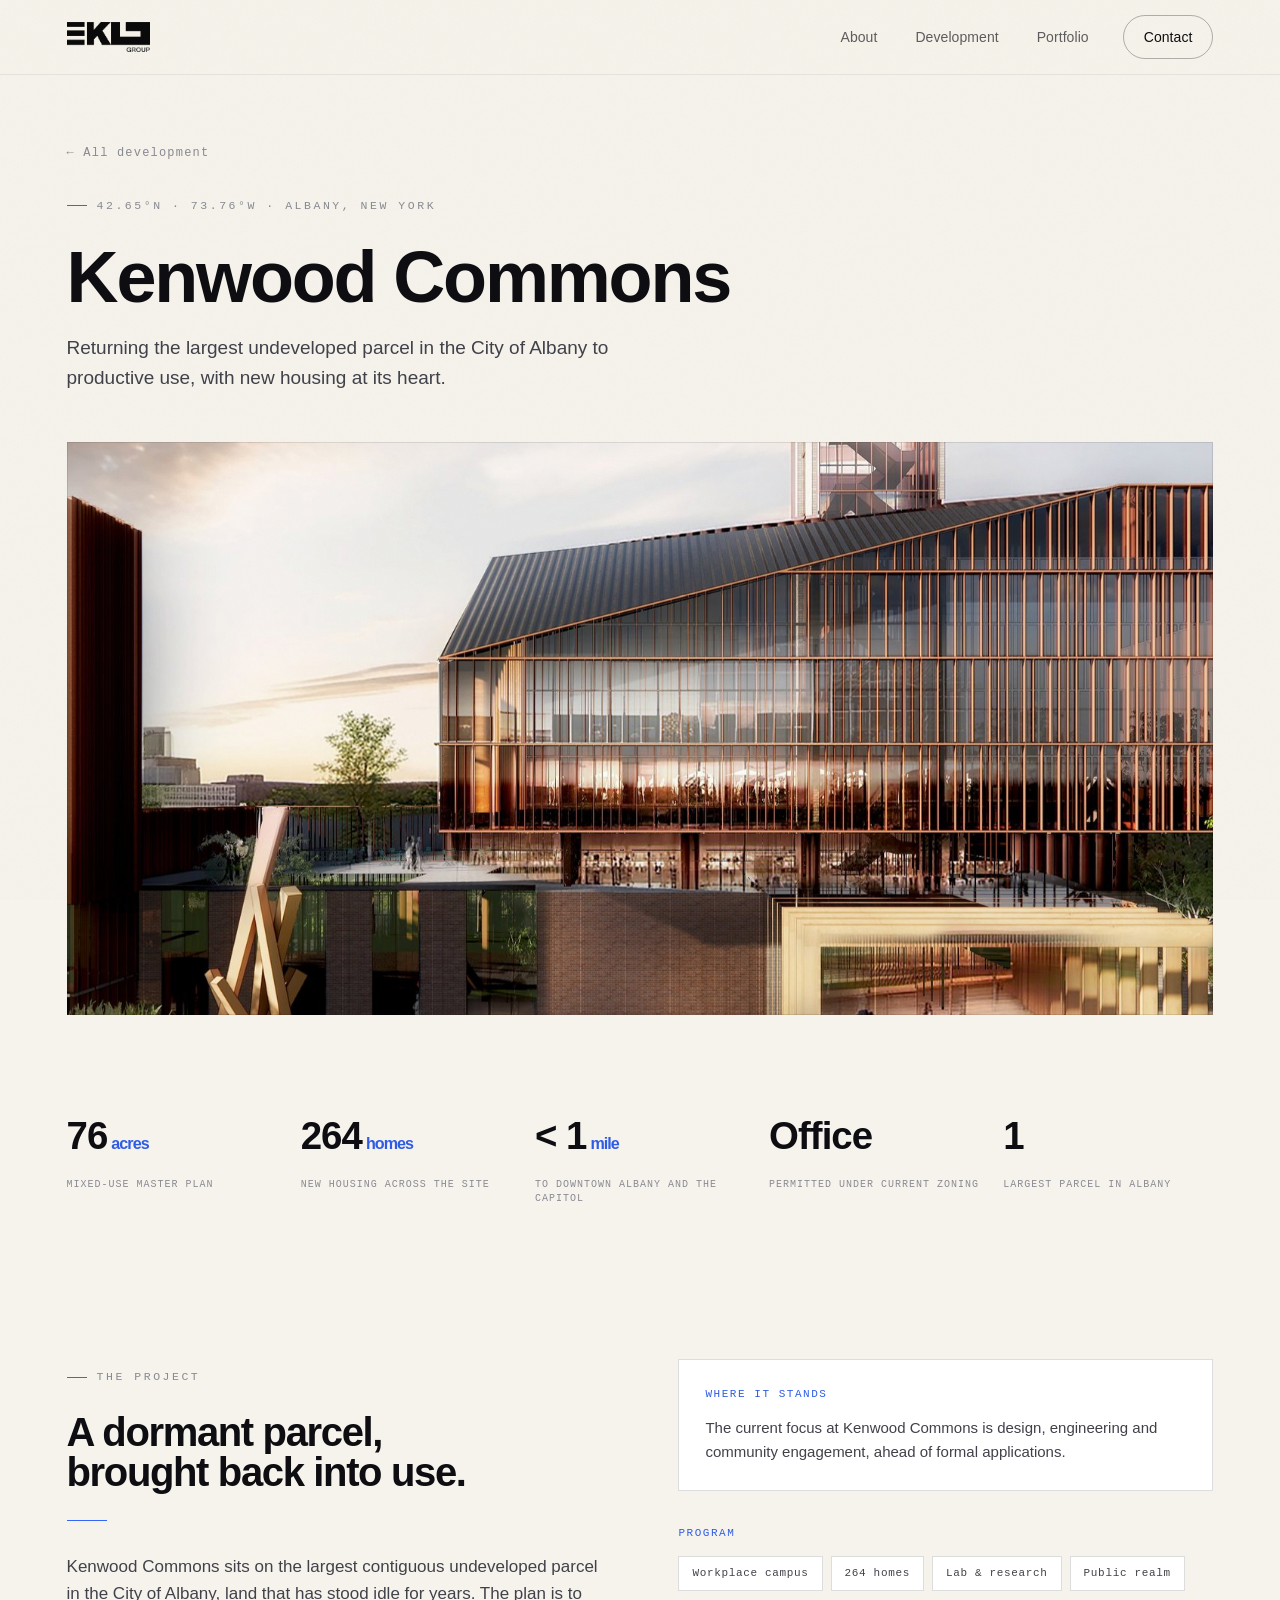
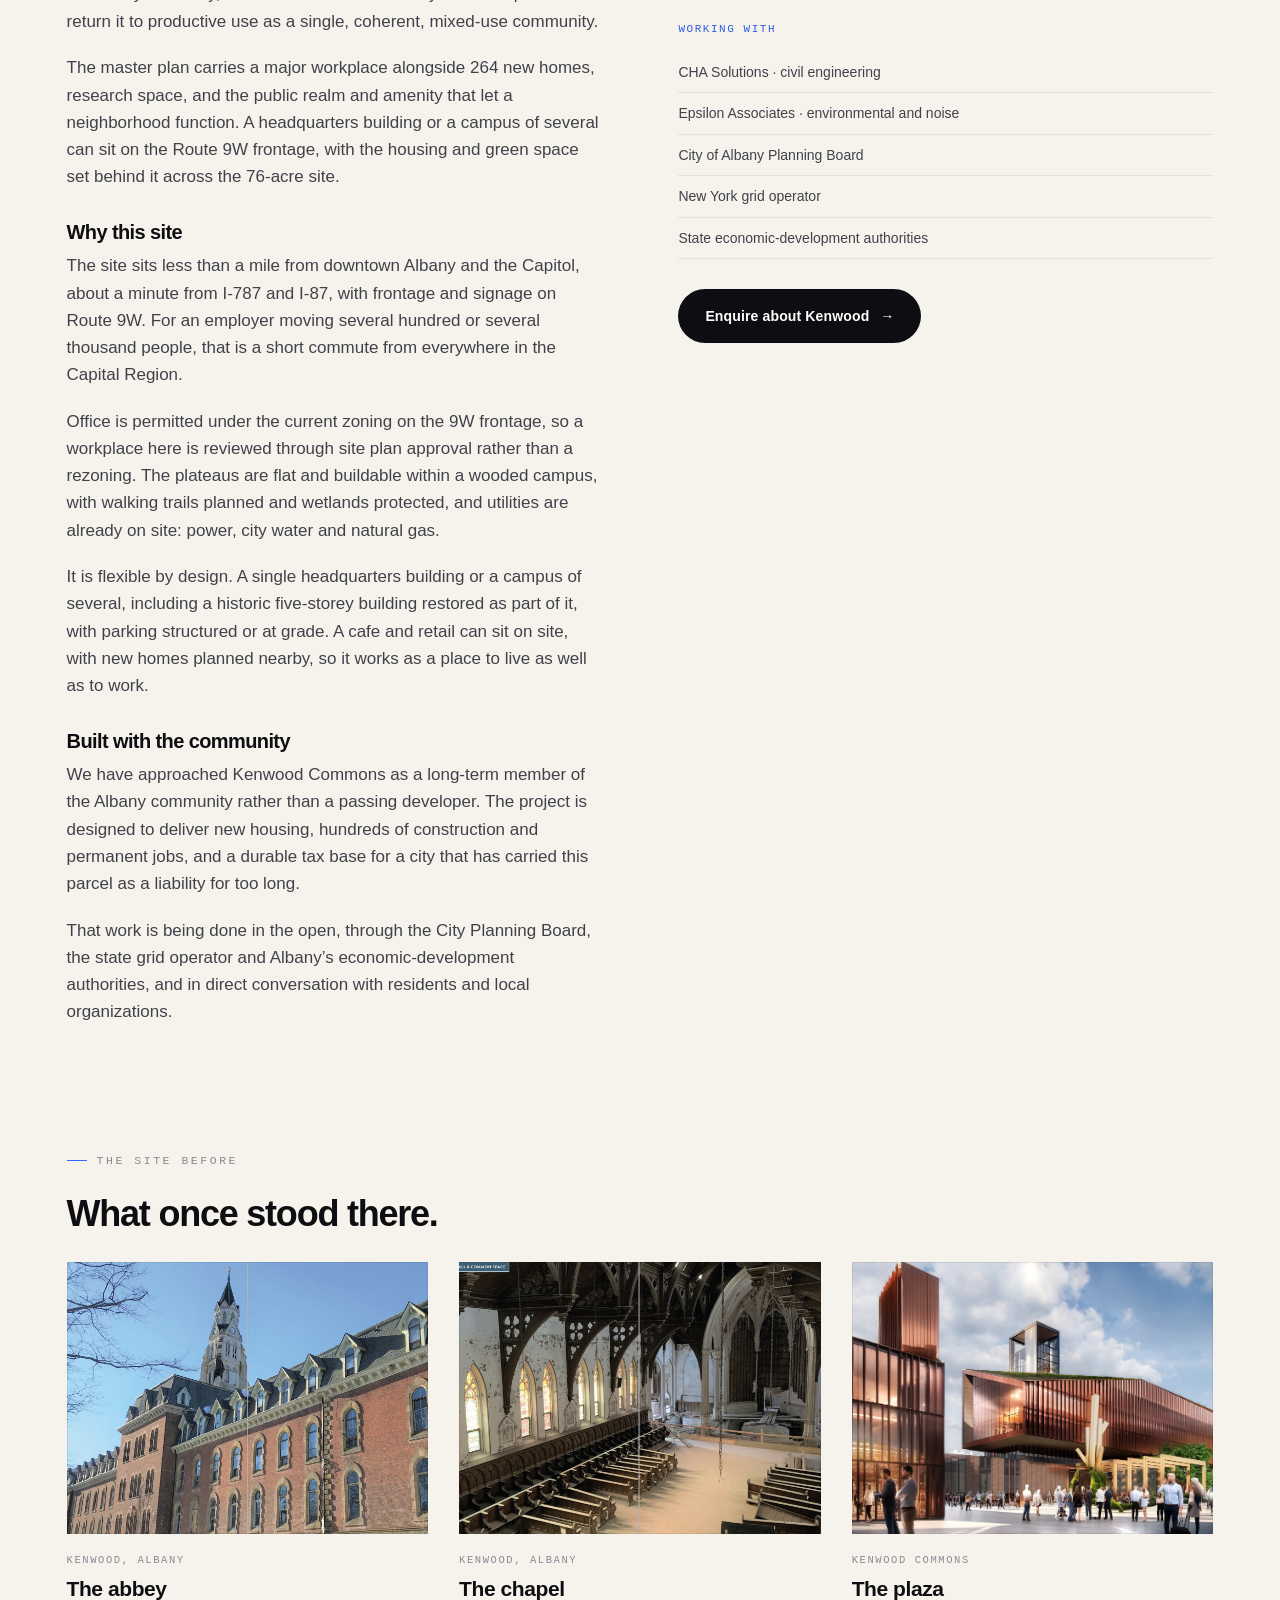
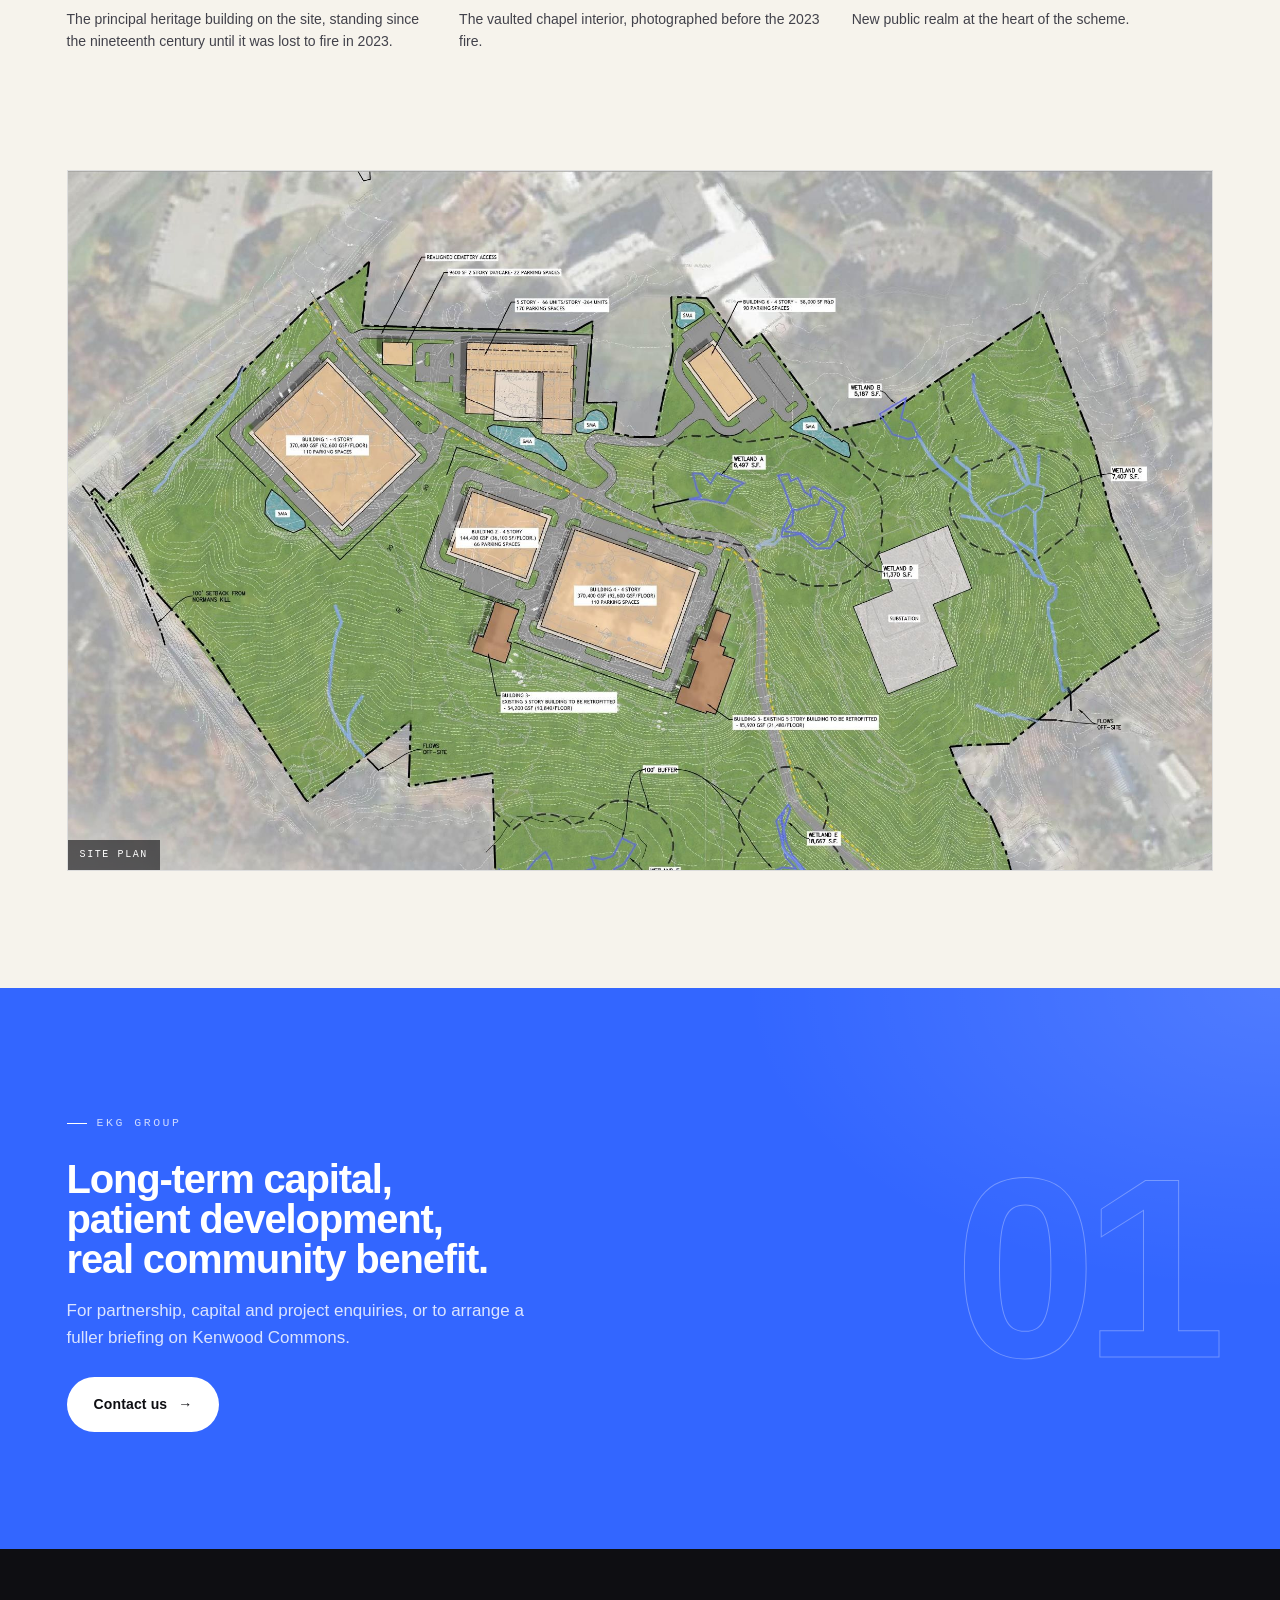
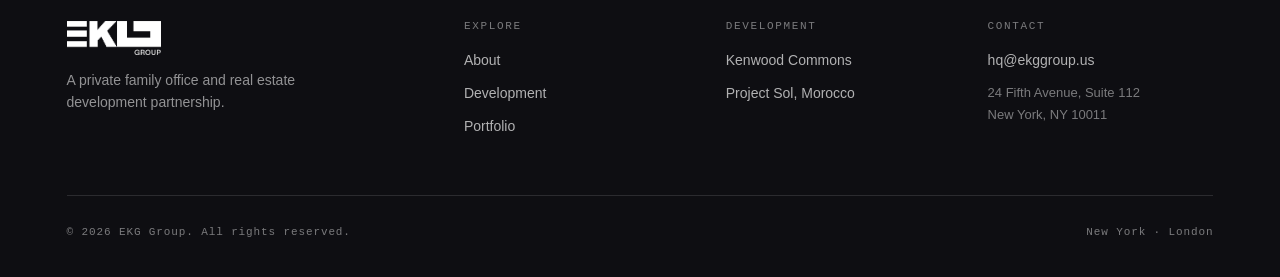
<file: projects/kenwood-commons.html>
<!DOCTYPE html>
<html lang="en-US">
<head>
<meta charset="UTF-8">
<meta name="viewport" content="width=device-width, initial-scale=1.0">
<title>Kenwood Commons — Albany, New York | EKG Group</title>
<meta name="description" content="Kenwood Commons is a 76-acre master-planned campus on the largest contiguous undeveloped parcel in the City of Albany, ready for a major workplace, with new homes, green space and trails.">
<meta name="theme-color" content="#F6F3EC">
<link rel="icon" type="image/png" href="../assets/favicon.png">
<link rel="stylesheet" href="../styles.css?v=54">
<noscript><style>.reveal{opacity:1!important;transform:none!important}</style></noscript>
</head>
<body>
<div class="grain" aria-hidden="true"></div>

<!-- ===================== NAV ===================== -->
<nav class="top scrolled" id="nav">
  <a class="brand" href="../index.html" aria-label="EKG Group home">
    <img class="logo-img" src="../assets/brand/EKG_Logo_Black_trim.png" alt="EKG Group">
  </a>
  <button class="menu-btn" id="menuBtn" aria-label="Menu"><span></span><span></span><span></span></button>
  <div class="navlinks" id="navlinks">
    <a href="../index.html#about">About</a>
    <a href="../index.html#development">Development</a>
    <a href="../index.html#portfolio">Portfolio</a>
    
    <a class="cta" href="../index.html#contact">Contact</a>
  </div>
</nav>

<!-- ===================== SUBHERO ===================== -->
<header class="subhero">
  <div class="wrap">
    <a class="backlink" href="../index.html#development">&larr; All development</a>
    <span class="eyebrow">42.65&deg;N &middot; 73.76&deg;W &middot; Albany, New York</span>
    <h1 style="font-size:clamp(38px,6vw,72px);letter-spacing:-.03em">Kenwood Commons</h1>
    <p class="sub" style="max-width:56ch;margin-top:20px;font-size:19px">Returning the largest undeveloped parcel in the City of Albany to productive use, with new housing at its heart.</p>
  </div>
  <div class="wrap">
    <div class="full-media par" data-par="16"><img src="../assets/renderings/kenwood-portal.jpg" alt="Kenwood Commons portal"></div>
  </div>
</header>

<!-- ===================== STATS ===================== -->
<section style="padding-top:clamp(40px,6vh,70px);padding-bottom:0">
  <div class="wrap">
    <div class="project-stats" style="border-top:0">
      <div class="stat"><div class="num">76<span class="u">acres</span></div><div class="lbl">Mixed-use master plan</div></div>
      <div class="stat"><div class="num">264<span class="u">homes</span></div><div class="lbl">New housing across the site</div></div>
      <div class="stat"><div class="num">&lt; 1<span class="u">mile</span></div><div class="lbl">To downtown Albany and the Capitol</div></div>
      <div class="stat"><div class="num">Office<span class="u"></span></div><div class="lbl">Permitted under current zoning</div></div>
      <div class="stat"><div class="num">1</div><div class="lbl">Largest parcel in Albany</div></div>
    </div>
  </div>
</section>

<!-- ===================== BODY ===================== -->
<section>
  <div class="wrap split" style="align-items:start">
    <div class="prose reveal">
      <span class="eyebrow">The project</span>
      <h2 class="title" style="font-size:clamp(26px,3.4vw,40px)">A dormant parcel, brought back into use.</h2>
      <hr class="accent">
      <p>Kenwood Commons sits on the largest contiguous undeveloped parcel in the City of Albany, land that has stood idle for years. The plan is to return it to productive use as a single, coherent, mixed-use community.</p>
      <p>The master plan carries a major workplace alongside 264 new homes, research space, and the public realm and amenity that let a neighborhood function. A headquarters building or a campus of several can sit on the Route 9W frontage, with the housing and green space set behind it across the 76-acre site.</p>
      <h3>Why this site</h3>
      <p>The site sits less than a mile from downtown Albany and the Capitol, about a minute from I-787 and I-87, with frontage and signage on Route 9W. For an employer moving several hundred or several thousand people, that is a short commute from everywhere in the Capital Region.</p>
      <p>Office is permitted under the current zoning on the 9W frontage, so a workplace here is reviewed through site plan approval rather than a rezoning. The plateaus are flat and buildable within a wooded campus, with walking trails planned and wetlands protected, and utilities are already on site: power, city water and natural gas.</p>
      <p>It is flexible by design. A single headquarters building or a campus of several, including a historic five-storey building restored as part of it, with parking structured or at grade. A cafe and retail can sit on site, with new homes planned nearby, so it works as a place to live as well as to work.</p>
      <h3>Built with the community</h3>
      <p>We have approached Kenwood Commons as a long-term member of the Albany community rather than a passing developer. The project is designed to deliver new housing, hundreds of construction and permanent jobs, and a durable tax base for a city that has carried this parcel as a liability for too long.</p>
      <p>That work is being done in the open, through the City Planning Board, the state grid operator and Albany&rsquo;s economic-development authorities, and in direct conversation with residents and local organizations.</p>
    </div>

    <aside class="reveal d1" style="position:sticky;top:100px">
      <div class="callout">
        <div class="lab">Where it stands</div>
        <p style="font-size:15px">The current focus at Kenwood Commons is design, engineering and community engagement, ahead of formal applications.</p>
      </div>
      <div class="partners" style="margin-top:34px">
        <div class="lab">Program</div>
        <div class="tagrow">
          <span class="tag">Workplace campus</span>
          <span class="tag">264 homes</span>
          <span class="tag">Lab &amp; research</span>
          <span class="tag">Public realm</span>
        </div>
      </div>
      <div class="partners" style="margin-top:30px">
        <div class="lab">Working with</div>
        <ul>
          <li>CHA Solutions &middot; civil engineering</li>
          <li>Epsilon Associates &middot; environmental and noise</li>
          <li>City of Albany Planning Board</li>
          <li>New York grid operator</li>
          <li>State economic-development authorities</li>
        </ul>
      </div>
      <a class="btn btn-primary" href="../index.html#contact" style="margin-top:30px">Enquire about Kenwood <span class="arr">&rarr;</span></a>
    </aside>
  </div>
</section>

<!-- ===================== HERITAGE ===================== -->
<section style="padding-top:0">
  <div class="wrap">
    <span class="eyebrow">The site before</span>
    <h2 class="title" style="font-size:clamp(24px,3vw,36px);margin-bottom:30px">What once stood there.</h2>
    <div class="pgrid">
      <article class="pcard"><div class="ph"><img src="../assets/gallery/kenwood-abbey.jpg" alt="The abbey building at Kenwood, lost to fire in 2023" loading="lazy"></div><div class="meta"><div class="loc">Kenwood, Albany</div><h3>The abbey</h3><p>The principal heritage building on the site, standing since the nineteenth century until it was lost to fire in 2023.</p></div></article>
      <article class="pcard"><div class="ph"><img src="../assets/gallery/kenwood-chapel.jpg" alt="The chapel interior at Kenwood, lost to fire in 2023" loading="lazy"></div><div class="meta"><div class="loc">Kenwood, Albany</div><h3>The chapel</h3><p>The vaulted chapel interior, photographed before the 2023 fire.</p></div></article>
      <article class="pcard"><div class="ph"><img src="../assets/renderings/kenwood-plaza.jpg" alt="Kenwood Commons plaza" loading="lazy"></div><div class="meta"><div class="loc">Kenwood Commons</div><h3>The plaza</h3><p>New public realm at the heart of the scheme.</p></div></article>
    </div>
  </div>
</section>

<!-- ===================== SITE PLAN ===================== -->
<section style="padding-top:0">
  <div class="wrap">
    <div class="media reveal" style="aspect-ratio:2224/1360;border:1px solid var(--line);background:#fff">
      <img src="../assets/renderings/kenwood-plan-2026.jpg" alt="Kenwood Commons site plan: six buildings and 264 homes set within retained open space, wetlands and stream corridors across the 74-acre parcel" style="object-fit:contain;object-position:50% 50%">
      <span class="cap">Site plan</span>
    </div>
  </div>
</section>

<!-- ===================== CLOSING CTA ===================== -->
<section class="divider">
  <div class="wrap">
    <div>
      <span class="eyebrow">EKG Group</span>
      <h2>Long-term capital, patient development, real community benefit.</h2>
      <p class="sub">For partnership, capital and project enquiries, or to arrange a fuller briefing on Kenwood Commons.</p>
      <a class="btn btn-primary" href="../index.html#contact" style="margin-top:26px">Contact us <span class="arr">&rarr;</span></a>
    </div>
    <div class="bignum" aria-hidden="true">01</div>
  </div>
</section>

<!-- ===================== FOOTER ===================== -->
<footer>
  <div class="wrap">
    <div class="ftop">
      <div style="max-width:32ch">
        <img class="logo-img" src="../assets/brand/EKG_Logo_White_trim.png" alt="EKG Group">
        <p style="font-size:14px;color:rgba(255,255,255,.55);margin-top:14px">A private family office and real estate development partnership.</p>
      </div>
      <div class="fcol">
        <h4>Explore</h4>
        <a href="../index.html#about">About</a>
        <a href="../index.html#development">Development</a>
        <a href="../index.html#portfolio">Portfolio</a>
        
      </div>
      <div class="fcol">
        <h4>Development</h4>
        <a href="kenwood-commons.html">Kenwood Commons</a>
        <a href="../index.html#sababa">Project Sol, Morocco</a>
      </div>
      <div class="fcol">
        <h4>Contact</h4>
        <a href="mailto:hq@ekggroup.us">hq@ekggroup.us</a>
        <address>24 Fifth Avenue, Suite 112<br>New York, NY 10011</address>
      </div>
    </div>
    <div class="fbot">
      <span>&copy; 2026 EKG Group. All rights reserved.</span>
      <span>New York &middot; London</span>
    </div>
  </div>
</footer>

<script src="../motion.js?v=54"></script>
<script>
const mb=document.getElementById('menuBtn'),nl=document.getElementById('navlinks');
mb.addEventListener('click',()=>{mb.classList.toggle('open');nl.classList.toggle('open');});
nl.querySelectorAll('a').forEach(a=>a.addEventListener('click',()=>{mb.classList.remove('open');nl.classList.remove('open');}));
</script>
</body>
</html>
</file>
<file: styles.css>
/* ============================================================
   EKG GROUP — flagship site (v3.4)
   Drafting-paper light. Warm cream ground, hairline structure,
   ink type, engineering-mono annotations, one electric blue.
   Keeps: animated hero grid (blue on paper), telemetry readouts,
   before/after comparator, draggable filmstrip.
   ============================================================ */

:root{
  --blue:#3366FF;
  --blue-lift:#2E5CE6;      /* on light ground, "lift" = slightly deeper for contrast */
  --blue-deep:#1E3AC0;
  --blue-glow:rgba(51,102,255,.30);

  --paper:#F6F3EC;          /* warm drafting-paper ground */
  --paper-2:#FFFFFF;        /* alternating band */
  --card:#FFFFFF;           /* raised tile fill on paper */
  --card-2:#FBF9F4;         /* tile fill on white bands */
  --ink:#0E0E12;            /* headings / footer ground */
  --ink-2:#14141A;
  --body:#41414A;           /* body text */
  --fog:#41414A;            /* legacy alias — body text */
  --mute:#8A8A92;           /* labels / captions */
  --line:rgba(14,14,18,.14);
  --line-2:rgba(14,14,18,.07);
  --line-w:rgba(255,255,255,.12);   /* hairlines on dark/blue grounds */

  --max:1320px;
  --gutter:clamp(22px,5.2vw,88px);
  --sans:'Helvetica Neue','Inter',-apple-system,BlinkMacSystemFont,Arial,sans-serif;
  --mono:'SF Mono',ui-monospace,'JetBrains Mono','Menlo',monospace;
  --ease:cubic-bezier(.22,.61,.36,1);
  --ease-out:cubic-bezier(.16,1,.3,1);
}

*{box-sizing:border-box;margin:0;padding:0}
html{scroll-behavior:smooth;-webkit-text-size-adjust:100%}
body{
  font-family:var(--sans);
  color:var(--body);
  background:var(--paper);
  line-height:1.6;
  font-size:17px;font-weight:400;
  -webkit-font-smoothing:antialiased;-moz-osx-font-smoothing:grayscale;
  overflow-x:hidden;
}
img{max-width:100%;display:block}
a{color:inherit;text-decoration:none}
::selection{background:var(--blue);color:#fff}

/* ---------- Type ---------- */
h1,h2,h3,h4{color:var(--ink);font-weight:700;letter-spacing:-.03em;line-height:1.0}
.eyebrow{
  display:inline-flex;align-items:center;gap:10px;
  font-family:var(--mono);
  font-size:11.5px;font-weight:500;letter-spacing:.22em;text-transform:uppercase;
  color:var(--mute);margin-bottom:26px;
}
.eyebrow::before{content:"";width:20px;height:1px;background:var(--blue)}
.eyebrow.plain::before{display:none}
.eyebrow.blue{color:var(--blue-lift)}
h2.title{font-size:clamp(26px,3.8vw,48px);max-width:19ch;letter-spacing:-.034em;text-wrap:balance}
.accent{width:40px;height:1px;background:var(--blue);margin:28px 0 32px;border:0}
.lead{font-size:clamp(18px,2vw,23px);line-height:1.5;color:var(--body);max-width:60ch;font-weight:400}
p+p{margin-top:1.15em}
.fine{font-size:13px;color:var(--mute);letter-spacing:.01em}

/* registration mark — subtle technical crosshair */
.reg{position:relative;display:inline-block;width:15px;height:15px;opacity:.6;flex:0 0 auto}
.reg::before,.reg::after{content:"";position:absolute;background:var(--blue-lift)}
.reg::before{left:50%;top:0;bottom:0;width:1px;transform:translateX(-50%)}
.reg::after{top:50%;left:0;right:0;height:1px;transform:translateY(-50%)}

/* ---------- Layout ---------- */
.wrap{max-width:var(--max);margin:0 auto;padding:0 var(--gutter)}
section{padding:clamp(88px,13vh,168px) 0;position:relative}
.band-2{background:var(--paper-2)}
.hair{height:1px;background:var(--line);border:0}
.split{display:grid;grid-template-columns:1fr 1fr;gap:clamp(40px,6vw,96px);align-items:center}
.split.text-right .col-text{order:2}

/* ---------- Buttons ---------- */
.btn{
  display:inline-flex;align-items:center;gap:11px;
  font-size:14px;font-weight:600;letter-spacing:.01em;
  padding:15px 26px;border-radius:44px;cursor:pointer;border:1px solid transparent;
  transition:transform .3s var(--ease),background .3s,color .3s,border-color .3s,box-shadow .3s;
  white-space:nowrap;
}
.btn .arr{transition:transform .3s var(--ease)}
.btn:hover .arr{transform:translateX(4px)}
.btn-primary{background:var(--ink);color:#fff}
.btn-primary:hover{transform:translateY(-2px);background:var(--blue)}
.btn-ghost{border-color:rgba(14,14,18,.3);color:var(--ink)}
.btn-ghost:hover{border-color:var(--ink);background:rgba(14,14,18,.04)}
.btn-blue{background:var(--blue);color:#fff;box-shadow:0 12px 34px -14px var(--blue-glow)}
.btn-blue:hover{background:var(--blue-deep);transform:translateY(-2px)}
.btn-dark{background:var(--ink);color:#fff}
.btn-dark:hover{transform:translateY(-2px);background:var(--blue)}

/* ---------- Nav ---------- */
nav.top{
  position:fixed;top:0;left:0;right:0;z-index:100;
  display:flex;align-items:center;justify-content:space-between;
  padding:24px var(--gutter);
  transition:background .4s var(--ease),padding .4s var(--ease),border-color .4s;
  border-bottom:1px solid transparent;
}
nav.top.scrolled .brand .logo-img{height:30px}
nav.top.scrolled{
  background:rgba(246,243,236,.82);
  backdrop-filter:saturate(160%) blur(16px);-webkit-backdrop-filter:saturate(160%) blur(16px);
  border-bottom-color:var(--line-2);
  padding-top:15px;padding-bottom:15px;
}
.brand{display:flex;align-items:center;gap:11px;z-index:2}
.brand .logo-img{height:36px;width:auto;display:block;transition:height .35s var(--ease)}
.navlinks{display:flex;gap:6px;align-items:center}
.navlinks a{
  position:relative;font-size:14px;font-weight:500;letter-spacing:.005em;color:rgba(14,14,18,.66);
  padding:9px 16px;transition:color .22s;
}
.navlinks a:not(.cta)::after{
  content:"";position:absolute;left:16px;right:16px;bottom:6px;height:1px;background:var(--blue-lift);
  transform:scaleX(0);transform-origin:left;transition:transform .3s var(--ease);
}
.navlinks a:not(.cta):hover{color:var(--ink)}
.navlinks a:not(.cta):hover::after{transform:scaleX(1)}
.navlinks a.cta{
  border:1px solid rgba(14,14,18,.3);border-radius:44px;color:var(--ink);margin-left:12px;padding:10px 20px;
  transition:background .25s,color .25s,border-color .25s;
}
.navlinks a.cta:hover{background:var(--ink);color:#fff;border-color:var(--ink)}
.menu-btn{display:none;background:none;border:0;cursor:pointer;width:30px;height:22px;position:relative;z-index:2}
.menu-btn span{position:absolute;left:0;right:0;height:2px;background:var(--ink);transition:.3s var(--ease)}
.menu-btn span:nth-child(1){top:2px}
.menu-btn span:nth-child(2){top:10px}
.menu-btn span:nth-child(3){top:18px}
.menu-btn.open span:nth-child(1){top:10px;transform:rotate(45deg)}
.menu-btn.open span:nth-child(2){opacity:0}
.menu-btn.open span:nth-child(3){top:10px;transform:rotate(-45deg)}

/* ============================================================
   HERO — drafting paper, split: statement left, image stack right.
   The animated blue grid draws across the whole sheet.
   ============================================================ */
.hero{
  position:relative;min-height:100vh;min-height:100svh;
  display:flex;flex-direction:column;justify-content:flex-end;
  overflow:hidden;background:var(--paper);
  padding-top:clamp(96px,11.5vh,136px);
  padding-bottom:clamp(24px,4vh,52px);
}
.hero .scrim{
  position:absolute;inset:0;z-index:1;
  background:
    radial-gradient(110% 70% at 82% 0%,rgba(51,102,255,.07),transparent 55%),
    radial-gradient(90% 60% at 0% 100%,rgba(51,102,255,.05),transparent 60%);
}
#gridcanvas{position:absolute;inset:0;z-index:2}
.hero .inner{position:relative;z-index:3;width:100%;max-width:var(--max);margin:0 auto;padding:0 var(--gutter)}
.hgrid{display:grid;grid-template-columns:1.04fr .96fr;gap:clamp(36px,5vw,84px);align-items:center}
.hero .eyebrow{color:var(--mute)}
.hero .eyebrow::before{background:var(--blue-lift)}
.hero h1{
  font-size:clamp(32px,4vw,56px);line-height:1.02;letter-spacing:-.038em;max-width:17ch;font-weight:700;
}
.hero h1 .hl{color:var(--blue)}
.hero .sub{
  font-size:clamp(16.5px,1.5vw,19px);color:var(--body);max-width:52ch;margin-top:26px;line-height:1.58;
}
.hero .actions{display:flex;gap:14px;flex-wrap:wrap;margin-top:34px}

/* hero image stack — staggered pair, paper-framed */
.hmedia{position:relative;min-height:clamp(380px,52vh,560px)}
.hmedia .hm{position:absolute;overflow:hidden;background:var(--card)}
.hmedia .hm img{width:100%;height:100%;object-fit:cover}
.hmedia .hm .cap{
  position:absolute;left:0;bottom:0;z-index:3;
  font-family:var(--mono);font-size:9.5px;letter-spacing:.15em;text-transform:uppercase;
  color:#fff;background:rgba(8,8,11,.6);backdrop-filter:blur(6px);padding:7px 11px;font-weight:500;
}
.hmedia .hm::after{content:"";position:absolute;inset:0;border:1px solid rgba(14,14,18,.1);pointer-events:none}
.hmedia .hm-main{top:0;right:0;width:76%;height:86%;box-shadow:0 30px 70px -34px rgba(14,14,18,.4)}
.hmedia .hm-main .cap{left:auto;right:0}
.hmedia .hm-sub{
  left:0;bottom:0;width:52%;aspect-ratio:16/11;
  border:6px solid var(--paper);box-shadow:0 26px 60px -28px rgba(14,14,18,.45);
}

/* staged entrance */
.hero .eyebrow,.hero h1,.hero .sub,.hero .actions,.hero .ticker,.hero .hmedia{opacity:0;transform:translateY(26px)}
.hero-in .hero .eyebrow{transition:opacity .8s var(--ease-out) .12s,transform .8s var(--ease-out) .12s;opacity:1;transform:none}
.hero-in .hero h1{transition:opacity 1s var(--ease-out) .26s,transform 1s var(--ease-out) .26s;opacity:1;transform:none}
.hero-in .hero .sub{transition:opacity .9s var(--ease-out) .48s,transform .9s var(--ease-out) .48s;opacity:1;transform:none}
.hero-in .hero .actions{transition:opacity .9s var(--ease-out) .64s,transform .9s var(--ease-out) .64s;opacity:1;transform:none}
.hero-in .hero .hmedia{transition:opacity 1.1s var(--ease-out) .4s,transform 1.1s var(--ease-out) .4s;opacity:1;transform:none}
.hero-in .hero .ticker{transition:opacity 1s var(--ease-out) .88s,transform 1s var(--ease-out) .88s;opacity:1;transform:none}

/* hero telemetry ticker */
.ticker{display:flex;flex-wrap:wrap;margin-top:clamp(26px,4vh,50px);border-top:1px solid var(--line);padding-top:24px}
.ticker .ti{padding-right:clamp(26px,4vw,60px);margin-right:clamp(26px,4vw,60px);border-right:1px solid var(--line-2)}
.ticker .ti:last-child{border-right:0;margin-right:0}
.ticker .tv{font-size:clamp(21px,2.3vw,28px);color:var(--ink);font-weight:600;letter-spacing:-.02em;line-height:1}
.ticker .tl{display:block;font-family:var(--mono);font-size:10.5px;letter-spacing:.16em;text-transform:uppercase;color:var(--mute);margin-top:10px}

/* ============================================================
   MARQUEE
   ============================================================ */
.marquee{background:var(--paper-2);border-top:1px solid var(--line-2);border-bottom:1px solid var(--line-2);
  padding:22px 0;overflow:hidden;position:relative}
.marquee .track{display:flex;white-space:nowrap;width:max-content;animation:scrollx 46s linear infinite}
.marquee:hover .track{animation-play-state:paused}
.marquee .mi{font-family:var(--mono);font-size:12px;letter-spacing:.16em;text-transform:uppercase;color:var(--mute);
  padding:0 30px;display:inline-flex;align-items:center;gap:30px}
.marquee .mi::after{content:"+";color:var(--blue);font-size:12px}
@keyframes scrollx{to{transform:translateX(-50%)}}

/* ============================================================
   MEDIA — sharp rectangles, hairline frame
   ============================================================ */
.media{position:relative;overflow:hidden;background:var(--card-2)}
.media img{width:100%;height:100%;object-fit:cover;transition:transform 1.2s var(--ease-out)}
.arch-tr,.arch-tl,.arch-full{border-radius:0}
.media .cap{
  position:absolute;left:0;bottom:0;z-index:3;
  font-family:var(--mono);font-size:10px;letter-spacing:.16em;text-transform:uppercase;
  color:#fff;background:rgba(8,8,11,.6);backdrop-filter:blur(6px);
  padding:7px 12px;font-weight:500;
}
.media .frameline{position:absolute;inset:0;z-index:2;border:1px solid rgba(14,14,18,.1);pointer-events:none}
.par img{will-change:transform}

/* ============================================================
   ABOUT — layered image pair
   ============================================================ */
.figrow{display:flex;gap:44px;margin-top:44px;flex-wrap:wrap}
.figrow .fig .fn{font-size:clamp(26px,3vw,40px);font-weight:700;color:var(--ink);letter-spacing:-.025em;font-variant-numeric:tabular-nums;line-height:1}
.figrow .fig .fn .u{color:var(--blue-lift);font-size:.5em;font-weight:600}
.figrow .fig .fl{font-family:var(--mono);font-size:11px;letter-spacing:.13em;text-transform:uppercase;color:var(--mute);margin-top:11px}
.col-media{position:relative}
.col-media .media{aspect-ratio:4/5}
.col-media .stack2{
  position:absolute;left:calc(-1 * clamp(18px,3vw,44px));bottom:calc(-1 * clamp(22px,4vh,46px));
  width:48%;aspect-ratio:16/11;overflow:hidden;z-index:4;
  border:6px solid var(--paper);box-shadow:0 26px 60px -28px rgba(14,14,18,.4);background:var(--card);
}
.col-media .stack2 img{width:100%;height:100%;object-fit:cover}
/* main About image caption sits right so the overlapping inset never covers it */
.col-media > .media > .cap{left:auto;right:0}
.col-media .stack2 .cap{
  position:absolute;left:0;bottom:0;font-family:var(--mono);font-size:9px;letter-spacing:.14em;text-transform:uppercase;
  color:#fff;background:rgba(8,8,11,.6);padding:6px 10px;
}

/* ============================================================
   APPROACH — hairline grid
   ============================================================ */
.approach-head{max-width:60ch;margin-bottom:clamp(44px,7vh,80px)}
.approach-grid{display:grid;grid-template-columns:repeat(2,1fr);border-top:1px solid var(--line)}
.acell{padding:clamp(30px,3.6vw,52px) clamp(30px,3.6vw,52px) clamp(34px,4vw,58px);
  border-bottom:1px solid var(--line);position:relative;transition:background .35s var(--ease)}
.acell:nth-child(odd){border-right:1px solid var(--line)}
.acell:hover{background:var(--card-2)}
.acell .cn{font-family:var(--mono);font-size:11px;letter-spacing:.16em;text-transform:uppercase;color:var(--blue-lift);display:block;margin-bottom:22px}
.acell h3{font-size:clamp(21px,2.3vw,28px);color:var(--ink);margin-bottom:14px;letter-spacing:-.02em;padding-right:clamp(48px,4.4vw,64px)}
.acell p{font-size:15.5px;color:var(--body);line-height:1.6;max-width:46ch}
.acell.lead-cell::before{content:"";position:absolute;top:-1px;left:0;width:56px;height:2px;background:var(--blue)}
/* quadrant marks — drafting glyphs, top-right of each cell */
.amark{position:absolute;top:clamp(26px,3vw,44px);right:clamp(26px,3vw,44px);width:clamp(34px,3vw,44px);height:clamp(34px,3vw,44px)}
.amark svg{width:100%;height:100%;overflow:visible}
.amark svg *{stroke:var(--blue-lift);stroke-width:1.5;stroke-linecap:round;stroke-linejoin:round;vector-effect:non-scaling-stroke}
.amark svg circle[r="2.6"],.amark svg circle[r="2.4"],.amark svg circle[r="1.8"],.amark svg circle[r="1.6"]{fill:var(--blue-lift);fill-opacity:.14}
.amark{opacity:.55;transition:opacity .35s var(--ease),transform .5s var(--ease)}
.acell:hover .amark{opacity:1;transform:translateY(-2px)}

/* ============================================================
   CURRENT DEVELOPMENT — powered-land grid
   ============================================================ */
.powered{background:var(--paper);position:relative;overflow:hidden}
.powered::before{content:"";position:absolute;inset:0;z-index:0;opacity:.7;
  background:radial-gradient(55% 45% at 92% 2%,rgba(51,102,255,.07),transparent 60%)}
.powered .wrap{position:relative;z-index:1}
.powered .phead{max-width:64ch;margin-bottom:clamp(50px,7vh,84px)}

.devgrid{display:grid;grid-template-columns:repeat(2,1fr);gap:clamp(16px,1.8vw,22px)}
.devcard{position:relative;border:1px solid var(--line);overflow:hidden;background:var(--card);
  min-height:460px;display:flex;flex-direction:column;justify-content:flex-end;
  transition:transform .5s var(--ease-out),border-color .5s,box-shadow .5s}
.devcard:hover{transform:translateY(-3px);border-color:rgba(51,102,255,.55);box-shadow:0 30px 60px -34px rgba(14,14,18,.3)}
.devcard.photo .imgwrap{position:absolute;inset:0;z-index:0}
.devcard.photo .imgwrap img{width:100%;height:100%;object-fit:cover;transition:transform 1.4s var(--ease-out)}
.devcard.photo:hover .imgwrap img{transform:scale(1.05)}
.devcard.photo .imgwrap::after{content:"";position:absolute;inset:0;
  background:linear-gradient(180deg,rgba(8,8,11,.66) 0%,rgba(8,8,11,.30) 24%,rgba(8,8,11,.72) 56%,rgba(8,8,11,.97) 100%)}
.devcard .cardinner{position:relative;z-index:2;padding:clamp(26px,2.8vw,40px)}
.devcard .toprow{position:absolute;top:0;left:0;right:0;z-index:2;display:flex;justify-content:space-between;
  align-items:flex-start;padding:clamp(22px,2.6vw,30px)}
.coord{font-family:var(--mono);font-size:11px;letter-spacing:.1em;color:rgba(255,255,255,.68)}
.statusdot{display:inline-flex;align-items:center;gap:8px;font-family:var(--mono);font-size:10px;letter-spacing:.16em;text-transform:uppercase;color:rgba(255,255,255,.8)}
.statusdot .d{width:7px;height:7px;border-radius:50%;background:var(--blue);box-shadow:0 0 0 0 var(--blue-glow);animation:pulse 2.4s infinite}
@keyframes pulse{0%{box-shadow:0 0 0 0 var(--blue-glow)}70%{box-shadow:0 0 0 8px rgba(51,102,255,0)}100%{box-shadow:0 0 0 0 rgba(51,102,255,0)}}
/* photo cards keep white type over the image gradient */
.devcard.photo .loc{color:#9DB4FF}
.devcard.photo h3{color:#fff}
.devcard.photo p{color:rgba(255,255,255,.72)}
.devcard.photo .metaline{border-top:1px solid var(--line-w)}
.devcard.photo .metaline .m .mv{color:#fff}
.devcard.photo .more{color:#fff}
.devcard .loc{font-family:var(--mono);font-size:11px;letter-spacing:.16em;text-transform:uppercase;color:var(--blue-lift);margin-bottom:14px}
.devcard h3{font-size:clamp(25px,2.7vw,36px);letter-spacing:-.025em}
.devcard p{font-size:15px;color:var(--body);margin-top:13px;max-width:44ch;line-height:1.58}
.devcard .metaline{display:flex;gap:24px;flex-wrap:wrap;margin-top:22px;padding-top:20px;border-top:1px solid var(--line-2)}
.devcard .metaline .m .mv{font-size:19px;font-weight:600;color:var(--ink);font-variant-numeric:tabular-nums;line-height:1}
.devcard .metaline .m .ml{font-family:var(--mono);font-size:9.5px;letter-spacing:.12em;text-transform:uppercase;color:var(--mute);margin-top:7px}
.devcard .more{display:inline-flex;align-items:center;gap:9px;margin-top:24px;font-size:13.5px;font-weight:600;color:var(--ink)}
.devcard .more .arr{color:var(--blue-lift);transition:transform .3s var(--ease)}
.devcard .more:hover .arr{transform:translateX(4px)}
/* telemetry cards — white sheet, blue linework */
.devcard .advisory{
  margin-top:16px;padding-top:14px;border-top:1px solid var(--line-w);
  font-family:var(--mono);font-size:10px;letter-spacing:.13em;text-transform:uppercase;
  color:rgba(255,255,255,.58);max-width:none;
}
.devcard.telem .advisory{border-top-color:var(--line-2);color:var(--mute)}
.devcard .imgnote{
  position:absolute;z-index:3;
  right:clamp(22px,2.6vw,30px);top:clamp(52px,6.5vh,68px);
  font-family:var(--mono);font-size:9.5px;letter-spacing:.14em;text-transform:uppercase;
  color:rgba(255,255,255,.5);pointer-events:none;
}
.devcard.telem{background:linear-gradient(160deg,#FFFFFF,var(--card-2))}
.devcard.telem .cardinner{padding-top:clamp(74px,10vh,104px)}
.devcard.telem .coord{color:var(--mute)}
.devcard.telem .statusdot{color:var(--body)}
.telemgraphic{position:absolute;inset:0;z-index:0;opacity:.55}
.telemgraphic svg{width:100%;height:100%}

/* thesis band */
.deepfeature{margin-top:clamp(16px,1.8vw,22px);border:1px solid var(--line);overflow:hidden;background:var(--card)}
.deepfeature .df-in{display:grid;grid-template-columns:1.05fr .95fr;align-items:stretch}
.deepfeature .df-media{position:relative;min-height:360px;overflow:hidden}
.deepfeature .df-media img{position:absolute;inset:0;width:100%;height:100%;object-fit:cover}
.deepfeature .df-media .cap{
  position:absolute;bottom:12px;z-index:3;
  font-family:var(--mono);font-size:10px;letter-spacing:.16em;text-transform:uppercase;
  color:#fff;background:rgba(8,8,11,.6);backdrop-filter:blur(6px);
  padding:7px 12px;font-weight:500;
}
.deepfeature .df-body{padding:clamp(32px,3.6vw,56px);display:flex;flex-direction:column;justify-content:center}
.deepfeature .df-body h3{font-size:clamp(25px,2.8vw,38px);letter-spacing:-.03em;color:var(--ink)}
.deepfeature .df-body p{color:var(--body);font-size:15.5px;margin-top:15px}
.kv-stats{display:grid;grid-template-columns:repeat(4,1fr);gap:16px;margin:24px 0}
.kv-stats .s .v{font-size:clamp(22px,2.4vw,30px);font-weight:700;color:var(--ink);font-variant-numeric:tabular-nums;letter-spacing:-.02em;line-height:1}
.kv-stats .s .v .u{font-size:.42em;color:var(--blue-lift);font-weight:600;margin-left:3px}
.kv-stats .s .l{font-family:var(--mono);font-size:9.5px;letter-spacing:.1em;text-transform:uppercase;color:var(--mute);margin-top:9px;line-height:1.4}

/* ============================================================
   PORTFOLIO — tiles + editorial list
   ============================================================ */
/* portfolio sector filter — sits between the Olympia banner and the sector groups */
.pfilter{display:flex;flex-wrap:wrap;gap:8px;margin-top:clamp(34px,4.6vh,54px);
  padding-top:clamp(22px,2.8vh,30px);border-top:1px solid var(--line)}
.pfilter .pf{font-family:var(--mono);font-size:11px;letter-spacing:.14em;text-transform:uppercase;
  color:var(--mute);background:none;border:1px solid var(--line);border-radius:44px;
  padding:9px 18px;cursor:pointer;transition:color .25s,border-color .25s,background .25s}
.pfilter .pf:hover{color:var(--ink);border-color:var(--ink)}
.pfilter .pf.on{color:#fff;background:var(--ink);border-color:var(--ink)}
.psector{margin-top:clamp(50px,7vh,80px);transition:opacity .4s var(--ease),transform .4s var(--ease)}
.psector.fout{opacity:0;transform:translateY(10px);pointer-events:none}
/* gallery count badge on portfolio cards */
.pcard .ph .gcount{position:absolute;right:10px;bottom:10px;z-index:2;
  font-family:var(--mono);font-size:10px;letter-spacing:.12em;text-transform:uppercase;
  color:#fff;background:rgba(14,14,18,.62);backdrop-filter:blur(6px);-webkit-backdrop-filter:blur(6px);
  padding:6px 10px;display:inline-flex;align-items:center;gap:6px;
  opacity:0;transform:translateY(4px);transition:opacity .35s var(--ease),transform .35s var(--ease)}
.pcard:hover .ph .gcount{opacity:1;transform:none}
.pcard .ph .gcount .gc-arr{color:var(--blue-glow);color:#9DB8FF}
.shead{display:flex;align-items:baseline;justify-content:space-between;gap:16px;
  padding-bottom:22px;margin-bottom:34px;border-bottom:1px solid var(--line)}
.shead h3{font-size:clamp(17px,1.9vw,23px);color:var(--ink);letter-spacing:-.015em}
.shead .ct{font-family:var(--mono);font-size:11px;letter-spacing:.16em;text-transform:uppercase;color:var(--mute)}
.pgrid{display:grid;grid-template-columns:repeat(3,1fr);gap:clamp(22px,2.4vw,34px)}
.pcard{background:none;border:0;display:flex;flex-direction:column}
.pcard .ph{aspect-ratio:4/3;overflow:hidden;background:var(--card-2);position:relative}
.pcard .ph::after{content:"";position:absolute;inset:0;border:1px solid rgba(14,14,18,.08);pointer-events:none}
.pcard .ph img{width:100%;height:100%;object-fit:cover;transition:transform 1.1s var(--ease-out)}
.pcard:hover .ph img{transform:scale(1.045)}
.pcard .meta{padding:18px 0 0}
.pcard .loc{font-family:var(--mono);font-size:10.5px;letter-spacing:.15em;text-transform:uppercase;color:var(--mute);margin-bottom:10px}
.pcard h3{font-size:21px;color:var(--ink);letter-spacing:-.02em;transition:color .25s}
.pcard:hover h3{color:var(--blue-lift)}
.pcard p{font-size:14px;color:var(--body);margin-top:10px;line-height:1.55}
.pcard .type{margin-top:15px;font-family:var(--mono);font-size:10px;letter-spacing:.12em;text-transform:uppercase;color:var(--mute)}

/* editorial list */
.ledger{margin-top:clamp(46px,6vh,72px);border-top:1px solid var(--line)}
.ledger .lhead{font-family:var(--mono);font-size:11px;letter-spacing:.18em;text-transform:uppercase;color:var(--mute);padding:26px 0 8px}
.lrow{display:grid;grid-template-columns:30px 1.5fr 1.2fr auto;gap:20px;padding:22px 0;border-bottom:1px solid var(--line);
  align-items:baseline;transition:padding .3s var(--ease),background .3s;position:relative}
.lrow::after{content:"↗";position:absolute;right:2px;top:22px;color:var(--mute);font-size:15px;transition:color .3s,transform .3s var(--ease)}
.lrow:hover{padding-left:14px}
.lrow:hover::after{color:var(--blue-lift);transform:translate(3px,-3px)}
.lrow .nm{font-size:clamp(17px,1.8vw,21px);color:var(--ink);font-weight:600;letter-spacing:-.01em}
.lrow .lc{font-size:14px;color:var(--body)}
.lrow .ty{font-family:var(--mono);font-size:11px;letter-spacing:.08em;text-transform:uppercase;color:var(--mute);padding-right:26px}
/* ledger asset icons */
.lrow .lic{width:22px;height:22px;align-self:center;color:var(--mute);transition:color .3s}
.lrow .lic svg{width:100%;height:100%;overflow:visible}
.lrow .lic svg *{stroke:currentColor;stroke-width:1.4;stroke-linecap:round;stroke-linejoin:round}
.lrow .lic svg circle[r="1"]{fill:currentColor}
.lrow:hover .lic{color:var(--blue-lift)}
/* press — dark editorial band, white masthead cards */
.press-band{background:var(--ink);position:relative;overflow:hidden}
.press-band::before{content:"";position:absolute;inset:0;
  background:radial-gradient(90% 70% at 85% 0%,rgba(51,102,255,.14),transparent 55%);pointer-events:none}
.press-band .wrap{position:relative}
.press-band .eyebrow{color:rgba(255,255,255,.45)}
.press-band .eyebrow::before{background:var(--blue)}
.press-band h2.title{color:#fff}
.press-band .lead{color:rgba(255,255,255,.6)}
.presshead{display:flex;align-items:flex-end;justify-content:space-between;gap:24px}
.press-band .draghint.pdh{color:rgba(255,255,255,.4)}
.press-band .draghint.pdh .dh-arr{color:var(--blue)}
/* horizontal rail — bleeds to the right edge so the set reads as continuing */
.pressrail{display:flex;gap:clamp(14px,1.6vw,22px);margin-top:clamp(38px,5vh,58px);
  overflow-x:auto;overflow-y:visible;scroll-snap-type:x proximity;
  padding:8px 0 30px;margin-right:calc(50% - 50vw);
  cursor:grab;scrollbar-width:none;-ms-overflow-style:none}
.pressrail::-webkit-scrollbar{display:none}
.pressrail.grabbing{cursor:grabbing}
.pressrail:focus-visible{outline:2px solid var(--blue);outline-offset:4px}
.pressrail > *{flex:0 0 clamp(300px,27vw,376px);scroll-snap-align:start}
.pressrail > *:last-child{margin-right:var(--gutter)}
.presscard{display:flex;flex-direction:column;background:#fff;border:1px solid transparent;
  padding:clamp(24px,2.6vw,34px);text-decoration:none;color:inherit;position:relative;
  box-shadow:0 30px 60px -30px rgba(0,0,0,.55);
  transition:transform .45s var(--ease),box-shadow .45s var(--ease)}
.presscard::before{content:"";position:absolute;left:0;right:0;top:0;height:2px;background:var(--blue);
  transform:scaleX(0);transform-origin:left;transition:transform .5s var(--ease)}
.presscard:hover{transform:translateY(-6px);box-shadow:0 44px 80px -34px rgba(0,0,0,.7)}
.presscard:hover::before{transform:scaleX(1)}
/* uniform logo well so the hairline under every masthead lines up across the rail */
.presscard .plogo{height:62px;display:flex;align-items:center;
  padding-bottom:18px;margin-bottom:18px;border-bottom:1px solid var(--line)}
.presscard .plogo img{max-height:100%;max-width:100%;width:auto;height:auto;
  object-fit:contain;object-position:left center}
.presscard .plogo.plogo-tall img{max-height:100%}
.presscard h3{font-size:clamp(19px,1.9vw,24px);line-height:1.22;letter-spacing:-.015em;color:var(--ink);font-weight:700;margin:0 0 12px}
.presscard p{font-size:14.5px;line-height:1.6;color:var(--body);margin:0 0 26px}
.presscard .pread{margin-top:auto;font-family:var(--mono);font-size:11.5px;letter-spacing:.1em;text-transform:uppercase;color:var(--ink)}
.presscard .pread .arr{color:var(--blue);display:inline-block;transition:transform .3s var(--ease)}
.presscard:hover .pread .arr{transform:translate(3px,-3px)}
@media(max-width:900px){.presshead{display:block}.pressrail > *{flex-basis:min(82vw,320px)}}

/* ============================================================
   LEADERSHIP
   ============================================================ */
.team{display:grid;grid-template-columns:repeat(3,1fr);gap:clamp(18px,2vw,26px);margin-top:clamp(44px,6vh,66px)}
.person{border:1px solid var(--line);padding:clamp(28px,2.8vw,38px);background:var(--card);
  transition:transform .45s var(--ease-out),border-color .45s,box-shadow .45s}
.person:hover{transform:translateY(-3px);border-color:rgba(51,102,255,.5);box-shadow:0 26px 50px -30px rgba(14,14,18,.25)}
.person .mono{display:flex;align-items:center;justify-content:space-between;margin-bottom:28px}
.person .ini{font-size:30px;font-weight:700;color:var(--ink);letter-spacing:-.02em}
.person .accent-b{width:34px;height:34px;background:linear-gradient(135deg,var(--blue),var(--blue-deep))}
.person h3{font-size:20px;letter-spacing:-.015em;color:var(--ink)}
.person .role{font-family:var(--mono);font-size:11px;letter-spacing:.14em;text-transform:uppercase;color:var(--blue-lift);margin:9px 0 17px}
.person p{font-size:14px;color:var(--body);line-height:1.6}

/* ============================================================
   DIVIDER CTA — the one saturated brand band
   ============================================================ */
.divider{background:var(--blue);position:relative;overflow:hidden}
.divider::before{content:"";position:absolute;inset:0;
  background:radial-gradient(70% 90% at 100% 0%,rgba(255,255,255,.14),transparent 60%)}
.divider .wrap{position:relative;z-index:1;display:flex;align-items:center;justify-content:space-between;gap:30px;flex-wrap:wrap}
.divider .eyebrow{color:rgba(255,255,255,.75)}
.divider .eyebrow::before{background:#fff}
.divider h2{font-size:clamp(24px,3.2vw,40px);max-width:19ch;color:#fff;letter-spacing:-.03em}
.divider .sub{color:rgba(255,255,255,.82);max-width:52ch;margin-top:18px}
.divider .btn-primary{background:#fff;color:var(--ink)}
.divider .btn-primary:hover{background:var(--ink);color:#fff}
.divider .bignum{font-size:clamp(120px,20vw,280px);font-weight:700;line-height:.8;color:transparent;
  -webkit-text-stroke:1px rgba(255,255,255,.3);letter-spacing:-.05em;user-select:none}

/* ============================================================
   CONTACT
   ============================================================ */
.contact{background:var(--paper-2)}
.contact .grid{display:grid;grid-template-columns:1fr 1fr;gap:clamp(44px,6vw,96px);align-items:start}
.contact .lab{font-family:var(--mono);font-size:11px;letter-spacing:.16em;text-transform:uppercase;color:var(--mute);margin-bottom:11px}
.contact .em{font-size:clamp(22px,2.6vw,34px);color:var(--ink);font-weight:600;letter-spacing:-.025em;display:inline-block;
  border-bottom:1px solid var(--line);padding-bottom:6px;transition:border-color .3s,color .3s}
.contact .em:hover{color:var(--blue-lift);border-color:var(--blue-lift)}
.contact address{font-style:normal;color:var(--body);margin-top:30px;font-size:15px;line-height:1.8}
form .row2{display:grid;grid-template-columns:1fr 1fr;gap:16px}
.field{margin-bottom:16px;display:flex;flex-direction:column}
.field label{font-family:var(--mono);font-size:10.5px;letter-spacing:.13em;text-transform:uppercase;color:var(--mute);margin-bottom:9px}
.field input,.field textarea{
  background:var(--paper);border:1px solid var(--line);color:var(--ink);
  padding:15px;font-family:var(--sans);font-size:15px;transition:border-color .25s,background .25s;
}
.field input:focus,.field textarea:focus{outline:none;border-color:var(--blue);background:#fff}
.field textarea{min-height:130px;resize:vertical}

/* ============================================================
   FOOTER — ink bookend
   ============================================================ */
footer{background:var(--ink);color:rgba(255,255,255,.75);padding:clamp(60px,8vh,96px) 0 36px}
.ftop{display:grid;grid-template-columns:1.6fr 1fr 1fr 1fr;gap:36px;padding-bottom:46px;border-bottom:1px solid var(--line-w)}
.ftop .logo-img{height:34px;width:auto}
.fcol h4{font-family:var(--mono);font-size:11px;letter-spacing:.15em;text-transform:uppercase;color:rgba(255,255,255,.45);margin-bottom:17px;font-weight:500}
.fcol a{display:block;font-size:14px;color:rgba(255,255,255,.68);margin-bottom:11px;transition:color .2s}
.fcol a:hover{color:#9DB4FF}
.fcol address{font-style:normal;font-size:13px;color:rgba(255,255,255,.45);line-height:1.7;margin-top:4px}
.fbot{display:flex;justify-content:space-between;align-items:center;gap:16px;padding-top:28px;flex-wrap:wrap;
  font-family:var(--mono);font-size:11px;letter-spacing:.08em;color:rgba(255,255,255,.45)}

/* ============================================================
   REVEAL / PROGRESS / GRAIN
   ============================================================ */
.reveal{opacity:0;transform:translateY(30px);transition:opacity .9s var(--ease-out),transform .9s var(--ease-out)}
.reveal.in{opacity:1;transform:none}
.reveal.d1{transition-delay:.1s}.reveal.d2{transition-delay:.2s}.reveal.d3{transition-delay:.3s}
.progress{position:fixed;top:0;left:0;height:2px;width:0;background:linear-gradient(90deg,var(--blue),var(--blue-deep));z-index:200}
.grain{position:fixed;inset:0;z-index:150;pointer-events:none;opacity:.05;mix-blend-mode:multiply;
  background-image:url("data:image/svg+xml,%3Csvg xmlns='http://www.w3.org/2000/svg' width='140' height='140'%3E%3Cfilter id='n'%3E%3CfeTurbulence type='fractalNoise' baseFrequency='0.85' numOctaves='3'/%3E%3C/filter%3E%3Crect width='100%25' height='100%25' filter='url(%23n)'/%3E%3C/svg%3E")}

/* ---------- page header (interior pages) ---------- */
.pagehead{padding:clamp(150px,19vh,210px) 0 clamp(44px,7vh,76px);background:var(--paper)}
.pagehead h1{font-size:clamp(32px,4.6vw,60px);letter-spacing:-.038em;max-width:17ch;line-height:1}
.pagehead .lead{margin-top:26px}
.pagehead .crumb{font-family:var(--mono);font-size:11px;letter-spacing:.18em;text-transform:uppercase;color:var(--mute);display:flex;align-items:center;gap:10px;margin-bottom:26px}
.pagehead .crumb::before{content:"";width:20px;height:1px;background:var(--blue)}
.navlinks a.active:not(.cta){color:var(--ink)}
.navlinks a.active:not(.cta)::after{transform:scaleX(1)}

/* ---------- subpage ---------- */
.subhero{background:var(--paper);padding:clamp(120px,16vh,180px) 0 0}
.subhero h1{color:var(--ink)}
.subhero .full-media{margin-top:48px;overflow:hidden;aspect-ratio:16/8;position:relative}
.subhero .full-media::after{content:"";position:absolute;inset:0;border:1px solid rgba(14,14,18,.1);pointer-events:none}
.subhero .full-media img{width:100%;height:100%;object-fit:cover}
.backlink{font-family:var(--mono);font-size:12px;letter-spacing:.1em;color:var(--mute);display:block;width:max-content;margin-bottom:24px;transition:color .2s}
.backlink:hover{color:var(--blue-lift)}
.project-stats{display:grid;grid-template-columns:repeat(5,1fr);gap:24px;padding:36px 0;border-top:1px solid var(--line)}
.project-stats .stat .num{font-size:clamp(26px,3vw,42px);font-weight:700;color:var(--ink);font-variant-numeric:tabular-nums;letter-spacing:-.025em}
.project-stats .stat .num .u{font-size:.42em;color:var(--blue-lift);margin-left:4px;font-weight:600}
.project-stats .stat .lbl{font-family:var(--mono);font-size:10px;letter-spacing:.1em;text-transform:uppercase;color:var(--mute);margin-top:11px;line-height:1.4}
.prose h2{color:var(--ink)}.prose h3{color:var(--ink);font-size:20px;margin:32px 0 10px}
.prose p{color:var(--body)}
.callout{border:1px solid var(--line);padding:26px;background:var(--card)}
.callout .lab,.partners .lab{font-family:var(--mono);font-size:11px;letter-spacing:.14em;text-transform:uppercase;color:var(--blue-lift);margin-bottom:13px}
.partners ul{list-style:none}
.partners li{font-size:14px;color:var(--body);padding:9px 0;border-bottom:1px solid var(--line-2)}
.tagrow{display:flex;flex-wrap:wrap;gap:8px}
.tag{font-family:var(--mono);font-size:11px;letter-spacing:.06em;color:var(--body);border:1px solid var(--line);padding:8px 13px;background:var(--card)}

/* ============================================================
   COMPARATOR — before / after drag slider
   ============================================================ */
.cmp{
  --pos:50%;
  position:relative;margin-top:clamp(40px,6vh,64px);
  aspect-ratio:16/7.2;min-height:340px;
  overflow:hidden;border:1px solid var(--line);
  user-select:none;-webkit-user-select:none;touch-action:none;
  cursor:ew-resize;background:var(--card-2);
  box-shadow:0 34px 70px -40px rgba(14,14,18,.35);
}
.cmp:focus-visible{outline:2px solid var(--blue);outline-offset:3px}
.cmp .lay{position:absolute;inset:0}
.cmp .lay img{width:100%;height:100%;object-fit:cover;object-position:50% 42%;pointer-events:none}
.cmp .lay.after{clip-path:inset(0 0 0 var(--pos))}
.cmp .lay.after img{object-position:50% 62%}
.cmp .cmptag{
  position:absolute;top:16px;z-index:4;
  font-family:var(--mono);font-size:10px;letter-spacing:.16em;text-transform:uppercase;
  color:#fff;background:rgba(8,8,11,.62);backdrop-filter:blur(6px);
  padding:7px 12px;pointer-events:none;
}
.cmp .cmptag.tl{left:16px}
.cmp .cmptag.tr{right:16px}
.cmp .cmpbar{
  position:absolute;top:0;bottom:0;left:var(--pos);z-index:3;width:1px;
  background:var(--blue);box-shadow:0 0 14px var(--blue-glow);
  pointer-events:none;transform:translateX(-.5px);
}
.cmp .knob{
  position:absolute;top:50%;left:50%;transform:translate(-50%,-50%);
  width:44px;height:44px;border-radius:50%;
  display:flex;align-items:center;justify-content:center;
  background:#fff;border:1px solid var(--blue);
  color:var(--ink);font-size:16px;box-shadow:0 0 0 6px rgba(51,102,255,.12),0 10px 30px -8px rgba(14,14,18,.4);
}

/* ============================================================
   FILMSTRIP — draggable horizontal gallery
   ============================================================ */
.stripsec{overflow:hidden}
.striphead{display:flex;align-items:flex-end;justify-content:space-between;gap:20px;margin-bottom:clamp(36px,5vh,56px)}
.draghint{
  font-family:var(--mono);font-size:11px;letter-spacing:.18em;text-transform:uppercase;color:var(--mute);
  display:inline-flex;align-items:center;gap:10px;padding-bottom:10px;white-space:nowrap;
}
.draghint .dh-arr{display:inline-block;color:var(--blue-lift);animation:nudge 2.2s var(--ease) infinite}
@keyframes nudge{0%,100%{transform:translateX(0)}50%{transform:translateX(7px)}}
.strip{
  display:flex;gap:clamp(16px,2vw,28px);
  overflow-x:auto;overflow-y:visible;
  padding-top:6px;
  padding-bottom:30px;
  padding-inline:calc(max((100vw - var(--max))/2, 0px) + var(--gutter));
  cursor:grab;scrollbar-width:none;-ms-overflow-style:none;
}
.strip::-webkit-scrollbar{display:none}
.strip.grabbing{cursor:grabbing}
.strip:focus-visible{outline:2px solid var(--blue);outline-offset:3px}
.st{flex:0 0 auto;margin:0}
.st.wide{width:clamp(300px,36vw,540px)}
.st.tall{width:clamp(220px,24vw,350px)}
.st:nth-child(even){transform:translateY(30px)}
.st .ph{overflow:hidden;background:var(--card-2);position:relative;box-shadow:0 22px 48px -30px rgba(14,14,18,.3)}
.st .ph::after{content:"";position:absolute;inset:0;border:1px solid rgba(14,14,18,.08);pointer-events:none}
.st.wide .ph{aspect-ratio:16/10}
.st.tall .ph{aspect-ratio:3/4}
.st .ph img{width:100%;height:100%;object-fit:cover;transition:transform 1s var(--ease-out);pointer-events:none}
.st:hover .ph img{transform:scale(1.045)}
.st figcaption{display:flex;justify-content:space-between;align-items:baseline;gap:14px;padding-top:13px}
.st .stn{font-size:14.5px;font-weight:600;color:var(--ink);letter-spacing:-.01em}
.st .stl{font-family:var(--mono);font-size:10px;letter-spacing:.13em;text-transform:uppercase;color:var(--mute);white-space:nowrap}

/* ============================================================
   LIGHTBOX — portfolio galleries
   ============================================================ */
.pcard .ph{cursor:zoom-in}
.glbadge{
  position:absolute;right:10px;bottom:10px;z-index:3;
  font-family:var(--mono);font-size:9.5px;letter-spacing:.12em;text-transform:uppercase;
  color:#fff;background:rgba(8,8,11,.55);backdrop-filter:blur(5px);
  padding:5px 9px;pointer-events:none;
}
.lb{
  position:fixed;inset:0;z-index:400;background:rgba(10,10,14,.94);
  display:flex;align-items:center;justify-content:center;
  opacity:0;pointer-events:none;transition:opacity .25s var(--ease);
}
.lb.open{opacity:1;pointer-events:auto}
.lb img{max-width:min(92vw,1400px);max-height:80vh;object-fit:contain;box-shadow:0 40px 120px -40px rgba(0,0,0,.9)}
.lb .lbcap{
  position:absolute;left:50%;transform:translateX(-50%);bottom:24px;
  display:flex;gap:18px;align-items:baseline;white-space:nowrap;
  font-family:var(--mono);font-size:11px;letter-spacing:.14em;text-transform:uppercase;color:rgba(255,255,255,.88);
}
.lb .lbcap .n{color:rgba(255,255,255,.5)}
.lb button{
  position:absolute;background:none;border:1px solid rgba(255,255,255,.32);color:#fff;
  width:46px;height:46px;border-radius:50%;cursor:pointer;font-size:18px;
  display:flex;align-items:center;justify-content:center;
  transition:background .2s,border-color .2s;
}
.lb button:hover{background:var(--blue);border-color:var(--blue)}
.lb .lbx{top:22px;right:22px}
.lb .lbp{left:18px;top:50%;transform:translateY(-50%)}
.lb .lbn{right:18px;top:50%;transform:translateY(-50%)}
@media(max-width:560px){
  .lb .lbp{left:8px}.lb .lbn{right:8px}
  .lb button{width:40px;height:40px;font-size:16px}
  .lb img{max-width:96vw;max-height:72vh}
}

/* ============================================================
   RESPONSIBLE — manifesto list
   ============================================================ */
.rhead{display:flex;align-items:flex-end;justify-content:space-between;gap:clamp(28px,4vw,64px)}
.rinf{display:flex;flex-direction:column;align-items:center;gap:14px;flex:0 0 auto;padding-bottom:6px}
.rinf svg{width:clamp(120px,11vw,160px);height:auto;overflow:visible}
.rinf .loop{stroke:#4E7A5C;stroke-width:1.6;stroke-linecap:round;
  stroke-dasharray:340;stroke-dashoffset:340;transition:stroke-dashoffset 2.6s var(--ease-out) .3s}
.rhead.in .rinf .loop{stroke-dashoffset:0}
.rinf .tick{stroke:#4E7A5C;stroke-opacity:.45;stroke-width:1}
.rinf-l{font-family:var(--mono);font-size:10px;letter-spacing:.16em;text-transform:uppercase;color:var(--mute);text-align:center;white-space:nowrap}
@media(max-width:900px){.rinf{display:none}}

.rlist{margin-top:clamp(40px,6vh,64px);border-top:1px solid var(--line);counter-reset:rrow}
.rrow{display:flex;align-items:baseline;gap:clamp(18px,3vw,44px);
  padding:clamp(24px,3vh,36px) 0;border-bottom:1px solid var(--line);
  position:relative;transition:padding-left .45s var(--ease)}
.rrow::after{content:"+";position:absolute;right:2px;top:50%;transform:translateY(-50%);
  font-family:var(--mono);font-size:15px;color:var(--mute);
  transition:color .3s,transform .45s var(--ease)}
.rrow .rn{font-family:var(--mono);font-size:12px;letter-spacing:.16em;color:var(--mute);flex:0 0 auto;transition:color .3s}
.rrow h3{font-size:clamp(17px,1.9vw,23px);font-weight:600;letter-spacing:-.015em;line-height:1.2;color:var(--ink);margin:0;transition:color .3s}
.rrow:hover{padding-left:clamp(10px,1.4vw,20px)}
.rrow:hover .rn{color:var(--blue)}
.rrow:hover h3{color:var(--blue-lift)}
.rrow:hover::after{color:var(--blue);transform:translateY(-50%) rotate(90deg)}

/* responsible schematic — drafting-style technical drawing */
.schematic .schlab{
  font-family:var(--mono);font-size:12px;letter-spacing:.14em;text-transform:uppercase;
  fill:var(--body);
}
.schematic .schlab.dim{fill:var(--mute);font-size:11px}
.schematic .flow{
  stroke:#3366FF;stroke-opacity:.75;stroke-width:1.6;fill:none;
  stroke-dasharray:7 9;
  animation:schflow 1.5s linear infinite;
}
.schematic .flow.rev{animation-direction:reverse;stroke-opacity:.45}
@keyframes schflow{to{stroke-dashoffset:-16}}

/* CTA band dots canvas */
.divider{position:relative}
#ctacanvas{position:absolute;inset:0;z-index:0;pointer-events:none}
.divider .wrap{position:relative;z-index:1}

/* subtle pointer tilt on development cards */
.devcard{transform-style:preserve-3d;will-change:transform}

/* ============================================================
   RESPONSIVE
   ============================================================ */
@media(max-width:1080px){
  .devgrid{grid-template-columns:1fr}
  .deepfeature .df-in{grid-template-columns:1fr}
  .deepfeature .df-media{min-height:280px}
  .pgrid{grid-template-columns:repeat(2,1fr)}
  .ftop{grid-template-columns:1fr 1fr}
  .hgrid{grid-template-columns:1fr;gap:44px}
  .hmedia{min-height:380px}
}
@media(max-width:860px){
  .menu-btn{display:block}
  .brand .logo-img{height:30px}
  .navlinks{position:fixed;inset:0;flex-direction:column;justify-content:center;gap:8px;
    background:rgba(246,243,236,.98);backdrop-filter:blur(20px);opacity:0;pointer-events:none;transition:opacity .35s var(--ease)}
  .navlinks.open{opacity:1;pointer-events:auto}
  .navlinks a{font-size:23px;padding:14px;color:var(--ink)}
  .navlinks a:not(.cta)::after{display:none}
  .navlinks a.cta{margin-top:12px}
  .split{grid-template-columns:1fr;gap:38px}
  .split.text-right .col-text{order:0}
  .approach-grid{grid-template-columns:1fr}
  .acell:nth-child(odd){border-right:0}
  .team{grid-template-columns:1fr}
  .contact .grid{grid-template-columns:1fr}
  .divider .bignum{display:none}
  .project-stats{grid-template-columns:repeat(2,1fr);gap:26px}
  .cmp{aspect-ratio:4/3;min-height:280px}
  .st:nth-child(even){transform:translateY(18px)}
  .hmedia{min-height:340px}
  .hmedia .hm-main{width:82%;height:84%}
  .hmedia .hm-sub{width:56%}
}
@media(max-width:560px){
  section{padding:70px 0}
  .pgrid{grid-template-columns:1fr}
  .pcard .ph{aspect-ratio:16/10}
  .kv-stats{grid-template-columns:repeat(2,1fr)}
  .lrow{grid-template-columns:26px 1fr;gap:5px 14px}
  .lrow .lic{grid-row:span 3;align-self:start;margin-top:2px}
  .lrow .nm,.lrow .lc,.lrow .ty{grid-column:2}
  .lrow .ty{padding-right:0}
  .lrow::after{display:none}
  .ftop{grid-template-columns:1fr}
  form .row2{grid-template-columns:1fr}
  .ticker{gap:22px 18px}
  .ticker .ti{flex:0 0 42%;border-right:0;padding-right:0;margin-right:0}
  .st.wide{width:78vw}
  .st.tall{width:58vw}
  .cmp .knob{width:38px;height:38px}
  .draghint{display:none}
  .hmedia{min-height:300px}
  .col-media .stack2{left:-8px;bottom:-18px}
}
@media(prefers-reduced-motion:reduce){
  *{animation:none!important;transition:none!important}
  .reveal{opacity:1;transform:none}
  .hero .eyebrow,.hero h1,.hero .sub,.hero .actions,.hero .ticker,.hero .hmedia{opacity:1;transform:none}
}
</file>
